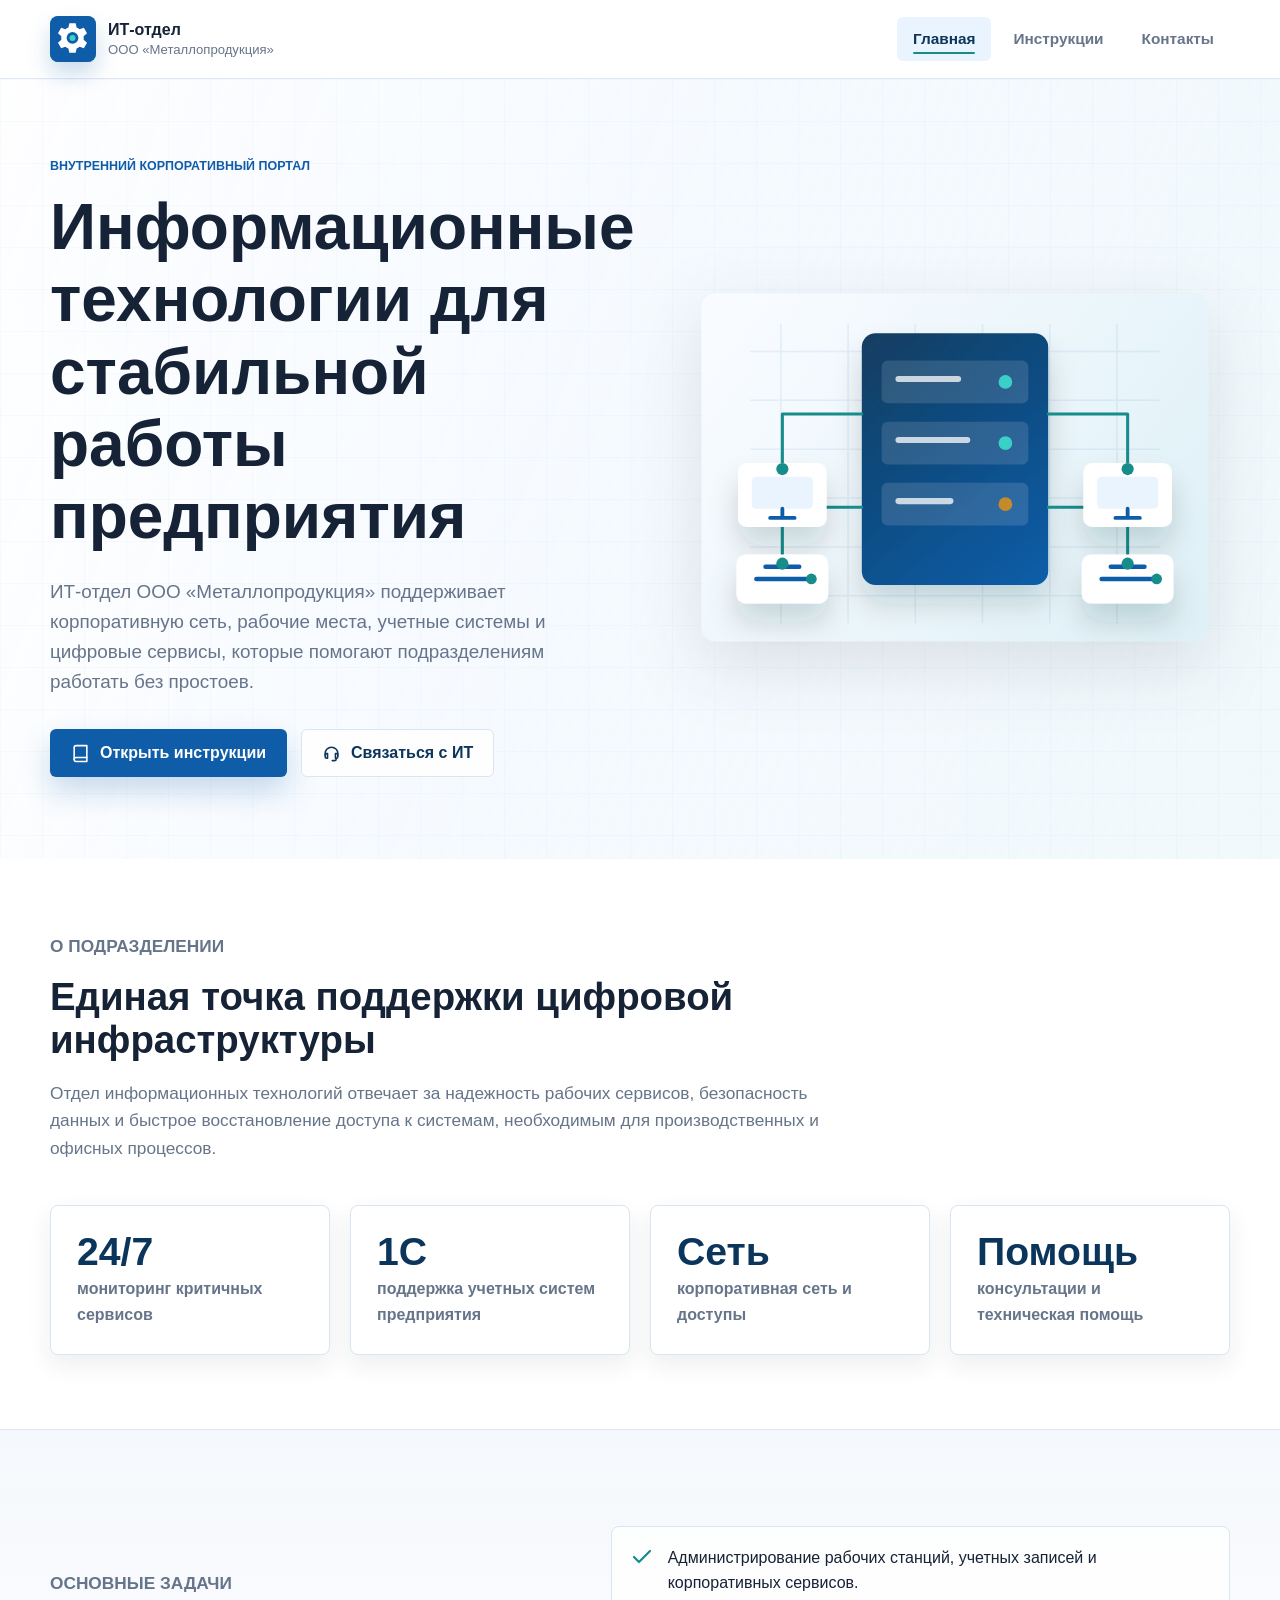
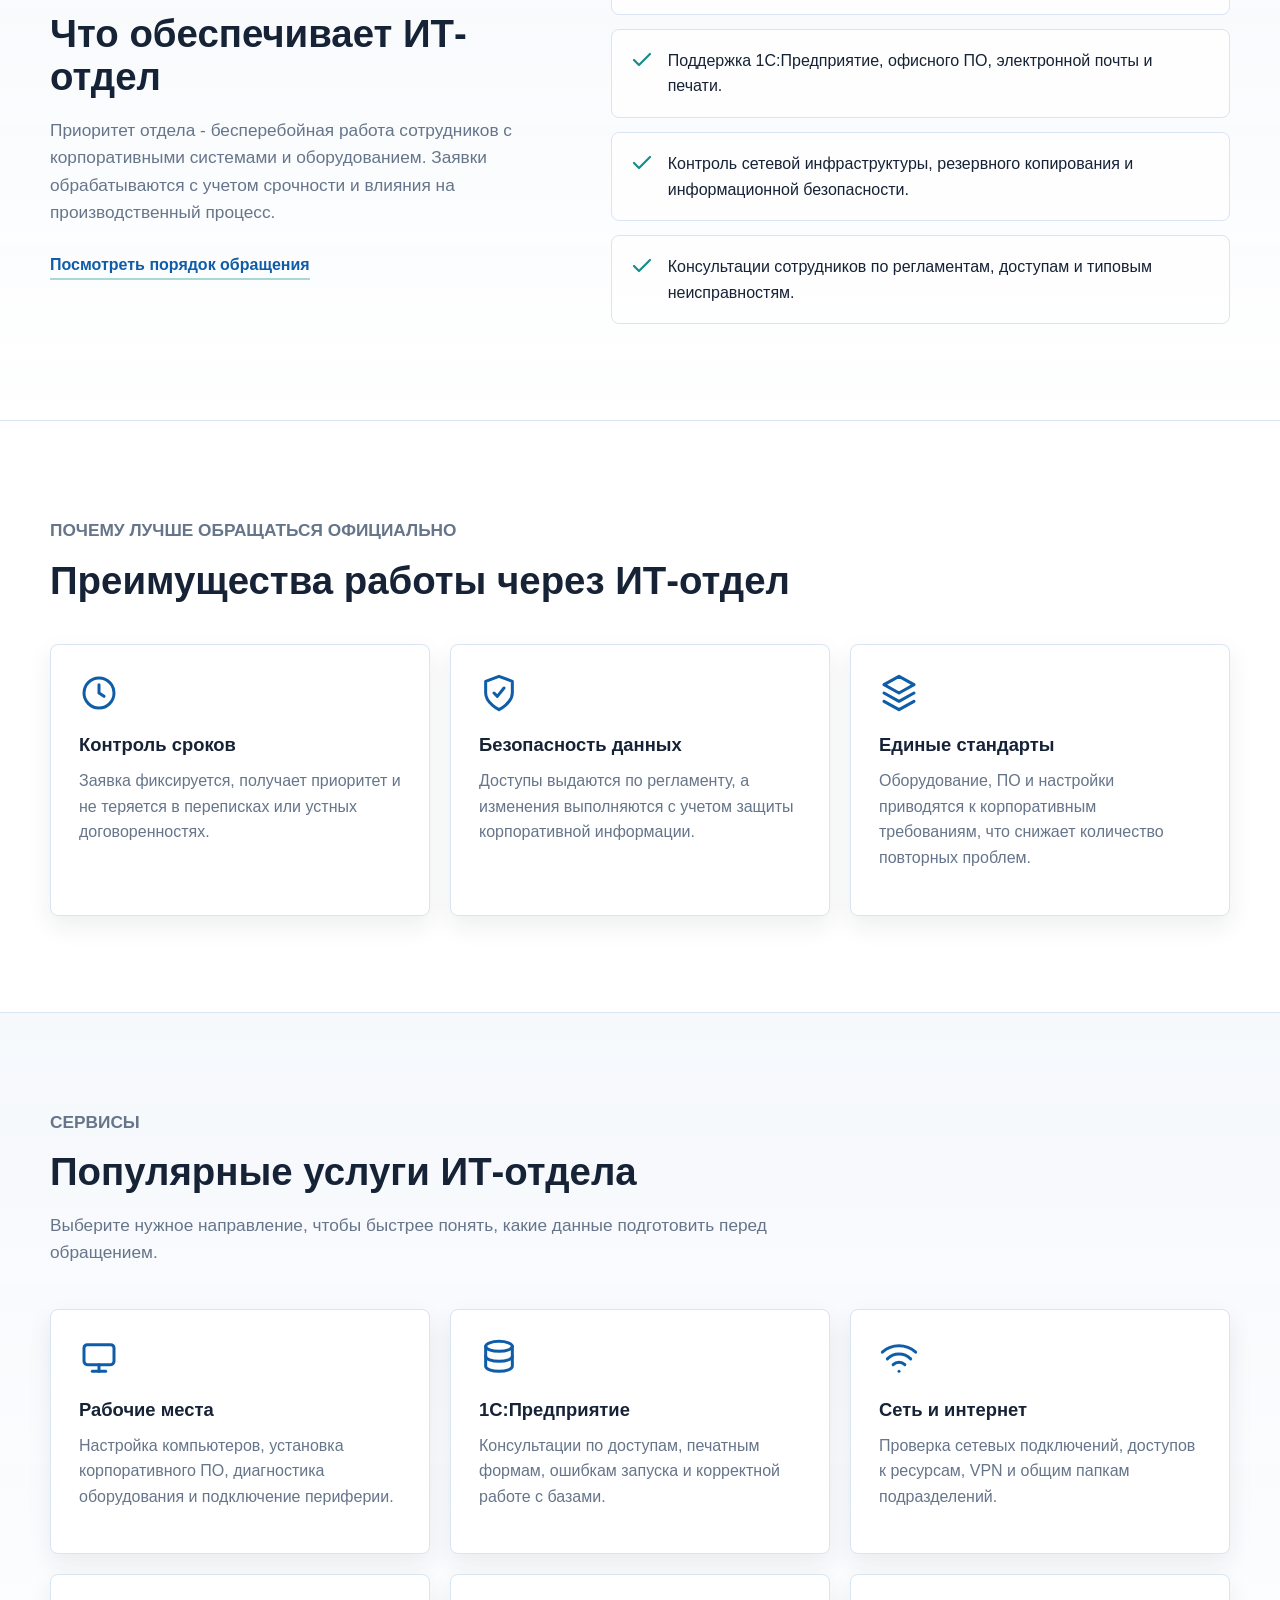
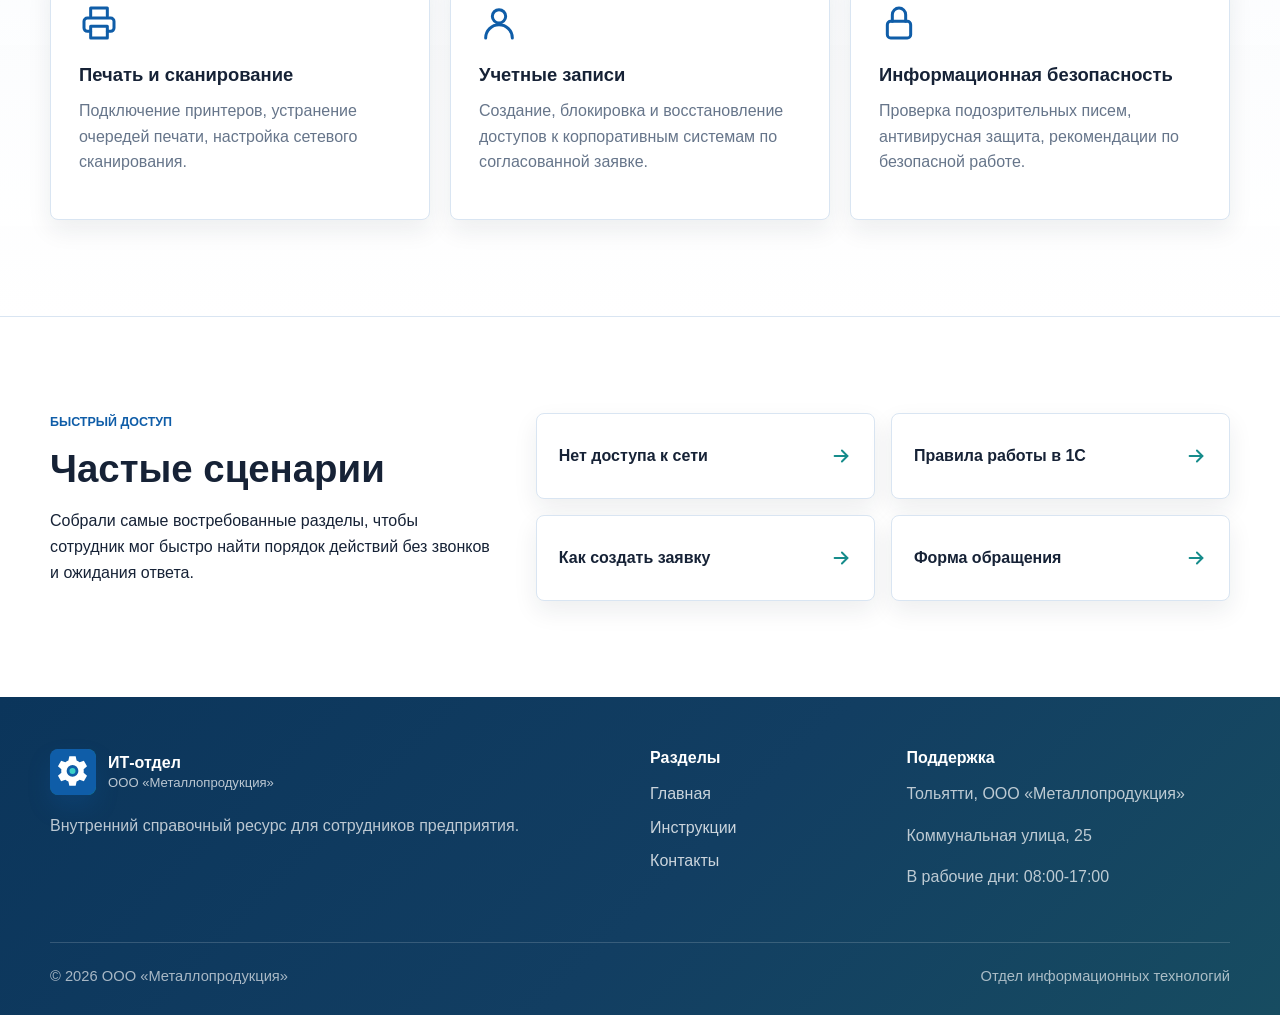
<file: index.html>
<!DOCTYPE html>
<html lang="ru">
<head>
  <meta charset="UTF-8">
  <meta name="viewport" content="width=device-width, initial-scale=1.0">
  <title>ИТ-отдел ООО «Металлопродукция»</title>
  <meta name="description" content="Внутренний информационный портал отдела информационных технологий ООО «Металлопродукция»: сервисы, инструкции, поддержка и контакты.">
  <meta name="theme-color" content="#0f5da8">
  <meta property="og:title" content="ИТ-отдел ООО «Металлопродукция»">
  <meta property="og:description" content="Справочный ресурс для сотрудников по работе с корпоративными ИТ-сервисами.">
  <meta property="og:type" content="website">
  <meta property="og:locale" content="ru_RU">
  <meta property="og:image" content="assets/images/og-cover.svg">
  <link rel="icon" href="assets/images/favicon.svg" type="image/svg+xml">
  <link rel="stylesheet" href="css/style.css">
</head>
<body>
  <header class="site-header" data-header>
    <div class="container header-inner">
      <a class="brand" href="index.html" aria-label="На главную страницу ИТ-отдела">
        <span class="brand-mark" aria-hidden="true">
          <img src="assets/images/favicon.svg" alt="" width="46" height="46">
        </span>
        <span>
          <span class="brand-title">ИТ-отдел</span>
          <span class="brand-subtitle">ООО «Металлопродукция»</span>
        </span>
      </a>

      <button class="nav-toggle" type="button" aria-label="Открыть меню" aria-expanded="false" data-nav-toggle>
        <span></span>
        <span></span>
        <span></span>
      </button>

      <nav class="main-nav" aria-label="Основная навигация" data-nav>
        <a class="nav-link active" href="index.html" aria-current="page">Главная</a>
        <a class="nav-link" href="instructions.html">Инструкции</a>
        <a class="nav-link" href="contacts.html">Контакты</a>
      </nav>
    </div>
  </header>

  <main>
    <section class="hero hero-home">
      <div class="container hero-grid">
        <div class="hero-content" data-reveal>
          <p class="eyebrow">Внутренний корпоративный портал</p>
          <h1>Информационные технологии для стабильной работы предприятия</h1>
          <p class="hero-text">ИТ-отдел ООО «Металлопродукция» поддерживает корпоративную сеть, рабочие места, учетные системы и цифровые сервисы, которые помогают подразделениям работать без простоев.</p>
          <div class="hero-actions">
            <a class="btn btn-primary" href="instructions.html">
              <svg class="btn-icon" aria-hidden="true"><use href="assets/images/icons.svg#book"></use></svg>
              Открыть инструкции
            </a>
            <a class="btn btn-secondary" href="contacts.html">
              <svg class="btn-icon" aria-hidden="true"><use href="assets/images/icons.svg#headset"></use></svg>
              Связаться с ИТ
            </a>
          </div>
        </div>
        <div class="hero-visual" data-reveal>
          <img src="assets/images/hero-infrastructure.svg" alt="Схема ИТ-инфраструктуры предприятия" width="720" height="520">
        </div>
      </div>
    </section>

    <section class="section section-tight">
      <div class="container">
        <div class="section-heading" data-reveal>
          <p class="eyebrow">О подразделении</p>
          <h2>Единая точка поддержки цифровой инфраструктуры</h2>
          <p>Отдел информационных технологий отвечает за надежность рабочих сервисов, безопасность данных и быстрое восстановление доступа к системам, необходимым для производственных и офисных процессов.</p>
        </div>

        <div class="stats-grid" aria-label="Ключевые направления работы ИТ-отдела">
          <article class="stat-card" data-reveal>
            <span class="stat-value">24/7</span>
            <span class="stat-label">мониторинг критичных сервисов</span>
          </article>
          <article class="stat-card" data-reveal>
            <span class="stat-value">1С</span>
            <span class="stat-label">поддержка учетных систем предприятия</span>
          </article>
          <article class="stat-card" data-reveal>
            <span class="stat-value">Сеть</span>
            <span class="stat-label">корпоративная сеть и доступы</span>
          </article>
          <article class="stat-card" data-reveal>
            <span class="stat-value">Помощь</span>
            <span class="stat-label">консультации и техническая помощь</span>
          </article>
        </div>
      </div>
    </section>

    <section class="section surface-band">
      <div class="container two-column">
        <div class="content-panel" data-reveal>
          <p class="eyebrow">Основные задачи</p>
          <h2>Что обеспечивает ИТ-отдел</h2>
          <p>Приоритет отдела - бесперебойная работа сотрудников с корпоративными системами и оборудованием. Заявки обрабатываются с учетом срочности и влияния на производственный процесс.</p>
          <a class="text-link" href="instructions.html#support-order">Посмотреть порядок обращения</a>
        </div>

        <div class="check-list" data-reveal>
          <div class="check-item">
            <svg class="check-icon" aria-hidden="true"><use href="assets/images/icons.svg#check"></use></svg>
            <span>Администрирование рабочих станций, учетных записей и корпоративных сервисов.</span>
          </div>
          <div class="check-item">
            <svg class="check-icon" aria-hidden="true"><use href="assets/images/icons.svg#check"></use></svg>
            <span>Поддержка 1С:Предприятие, офисного ПО, электронной почты и печати.</span>
          </div>
          <div class="check-item">
            <svg class="check-icon" aria-hidden="true"><use href="assets/images/icons.svg#check"></use></svg>
            <span>Контроль сетевой инфраструктуры, резервного копирования и информационной безопасности.</span>
          </div>
          <div class="check-item">
            <svg class="check-icon" aria-hidden="true"><use href="assets/images/icons.svg#check"></use></svg>
            <span>Консультации сотрудников по регламентам, доступам и типовым неисправностям.</span>
          </div>
        </div>
      </div>
    </section>

    <section class="section">
      <div class="container">
        <div class="section-heading" data-reveal>
          <p class="eyebrow">Почему лучше обращаться официально</p>
          <h2>Преимущества работы через ИТ-отдел</h2>
        </div>

        <div class="benefit-grid">
          <article class="benefit-card" data-reveal>
            <svg class="card-icon" aria-hidden="true"><use href="assets/images/icons.svg#clock"></use></svg>
            <h3>Контроль сроков</h3>
            <p>Заявка фиксируется, получает приоритет и не теряется в переписках или устных договоренностях.</p>
          </article>
          <article class="benefit-card" data-reveal>
            <svg class="card-icon" aria-hidden="true"><use href="assets/images/icons.svg#shield"></use></svg>
            <h3>Безопасность данных</h3>
            <p>Доступы выдаются по регламенту, а изменения выполняются с учетом защиты корпоративной информации.</p>
          </article>
          <article class="benefit-card" data-reveal>
            <svg class="card-icon" aria-hidden="true"><use href="assets/images/icons.svg#layers"></use></svg>
            <h3>Единые стандарты</h3>
            <p>Оборудование, ПО и настройки приводятся к корпоративным требованиям, что снижает количество повторных проблем.</p>
          </article>
        </div>
      </div>
    </section>

    <section class="section surface-band">
      <div class="container">
        <div class="section-heading" data-reveal>
          <p class="eyebrow">Сервисы</p>
          <h2>Популярные услуги ИТ-отдела</h2>
          <p>Выберите нужное направление, чтобы быстрее понять, какие данные подготовить перед обращением.</p>
        </div>

        <div class="service-grid">
          <article class="service-card" data-reveal>
            <svg class="card-icon" aria-hidden="true"><use href="assets/images/icons.svg#monitor"></use></svg>
            <h3>Рабочие места</h3>
            <p>Настройка компьютеров, установка корпоративного ПО, диагностика оборудования и подключение периферии.</p>
          </article>
          <article class="service-card" data-reveal>
            <svg class="card-icon" aria-hidden="true"><use href="assets/images/icons.svg#database"></use></svg>
            <h3>1С:Предприятие</h3>
            <p>Консультации по доступам, печатным формам, ошибкам запуска и корректной работе с базами.</p>
          </article>
          <article class="service-card" data-reveal>
            <svg class="card-icon" aria-hidden="true"><use href="assets/images/icons.svg#wifi"></use></svg>
            <h3>Сеть и интернет</h3>
            <p>Проверка сетевых подключений, доступов к ресурсам, VPN и общим папкам подразделений.</p>
          </article>
          <article class="service-card" data-reveal>
            <svg class="card-icon" aria-hidden="true"><use href="assets/images/icons.svg#print"></use></svg>
            <h3>Печать и сканирование</h3>
            <p>Подключение принтеров, устранение очередей печати, настройка сетевого сканирования.</p>
          </article>
          <article class="service-card" data-reveal>
            <svg class="card-icon" aria-hidden="true"><use href="assets/images/icons.svg#user"></use></svg>
            <h3>Учетные записи</h3>
            <p>Создание, блокировка и восстановление доступов к корпоративным системам по согласованной заявке.</p>
          </article>
          <article class="service-card" data-reveal>
            <svg class="card-icon" aria-hidden="true"><use href="assets/images/icons.svg#lock"></use></svg>
            <h3>Информационная безопасность</h3>
            <p>Проверка подозрительных писем, антивирусная защита, рекомендации по безопасной работе.</p>
          </article>
        </div>
      </div>
    </section>

    <section class="section">
      <div class="container quick-links">
        <div class="quick-links-copy" data-reveal>
          <p class="eyebrow">Быстрый доступ</p>
          <h2>Частые сценарии</h2>
          <p>Собрали самые востребованные разделы, чтобы сотрудник мог быстро найти порядок действий без звонков и ожидания ответа.</p>
        </div>
        <div class="quick-link-grid" data-reveal>
          <a class="quick-link" href="instructions.html#network">
            <span>Нет доступа к сети</span>
            <svg aria-hidden="true"><use href="assets/images/icons.svg#arrow"></use></svg>
          </a>
          <a class="quick-link" href="instructions.html#onec">
            <span>Правила работы в 1С</span>
            <svg aria-hidden="true"><use href="assets/images/icons.svg#arrow"></use></svg>
          </a>
          <a class="quick-link" href="instructions.html#support-order">
            <span>Как создать заявку</span>
            <svg aria-hidden="true"><use href="assets/images/icons.svg#arrow"></use></svg>
          </a>
          <a class="quick-link" href="contacts.html#feedback">
            <span>Форма обращения</span>
            <svg aria-hidden="true"><use href="assets/images/icons.svg#arrow"></use></svg>
          </a>
        </div>
      </div>
    </section>
  </main>

  <footer class="site-footer">
    <div class="container footer-grid">
      <div>
        <a class="brand footer-brand" href="index.html">
          <span class="brand-mark" aria-hidden="true">
            <img src="assets/images/favicon.svg" alt="" width="46" height="46">
          </span>
          <span>
            <span class="brand-title">ИТ-отдел</span>
            <span class="brand-subtitle">ООО «Металлопродукция»</span>
          </span>
        </a>
        <p>Внутренний справочный ресурс для сотрудников предприятия.</p>
      </div>
      <div>
        <h2>Разделы</h2>
        <a href="index.html">Главная</a>
        <a href="instructions.html">Инструкции</a>
        <a href="contacts.html">Контакты</a>
      </div>
      <div>
        <h2>Поддержка</h2>
        <p>Тольятти, ООО «Металлопродукция»</p>
        <p>Коммунальная улица, 25</p>
        <p>В рабочие дни: 08:00-17:00</p>
      </div>
    </div>
    <div class="container footer-bottom">
      <span>© <span data-year></span> ООО «Металлопродукция»</span>
      <span>Отдел информационных технологий</span>
    </div>
  </footer>

  <button class="back-to-top" type="button" aria-label="Наверх" data-back-to-top>
    <svg aria-hidden="true"><use href="assets/images/icons.svg#up"></use></svg>
  </button>

  <script src="js/script.js"></script>
</body>
</html>
</file>
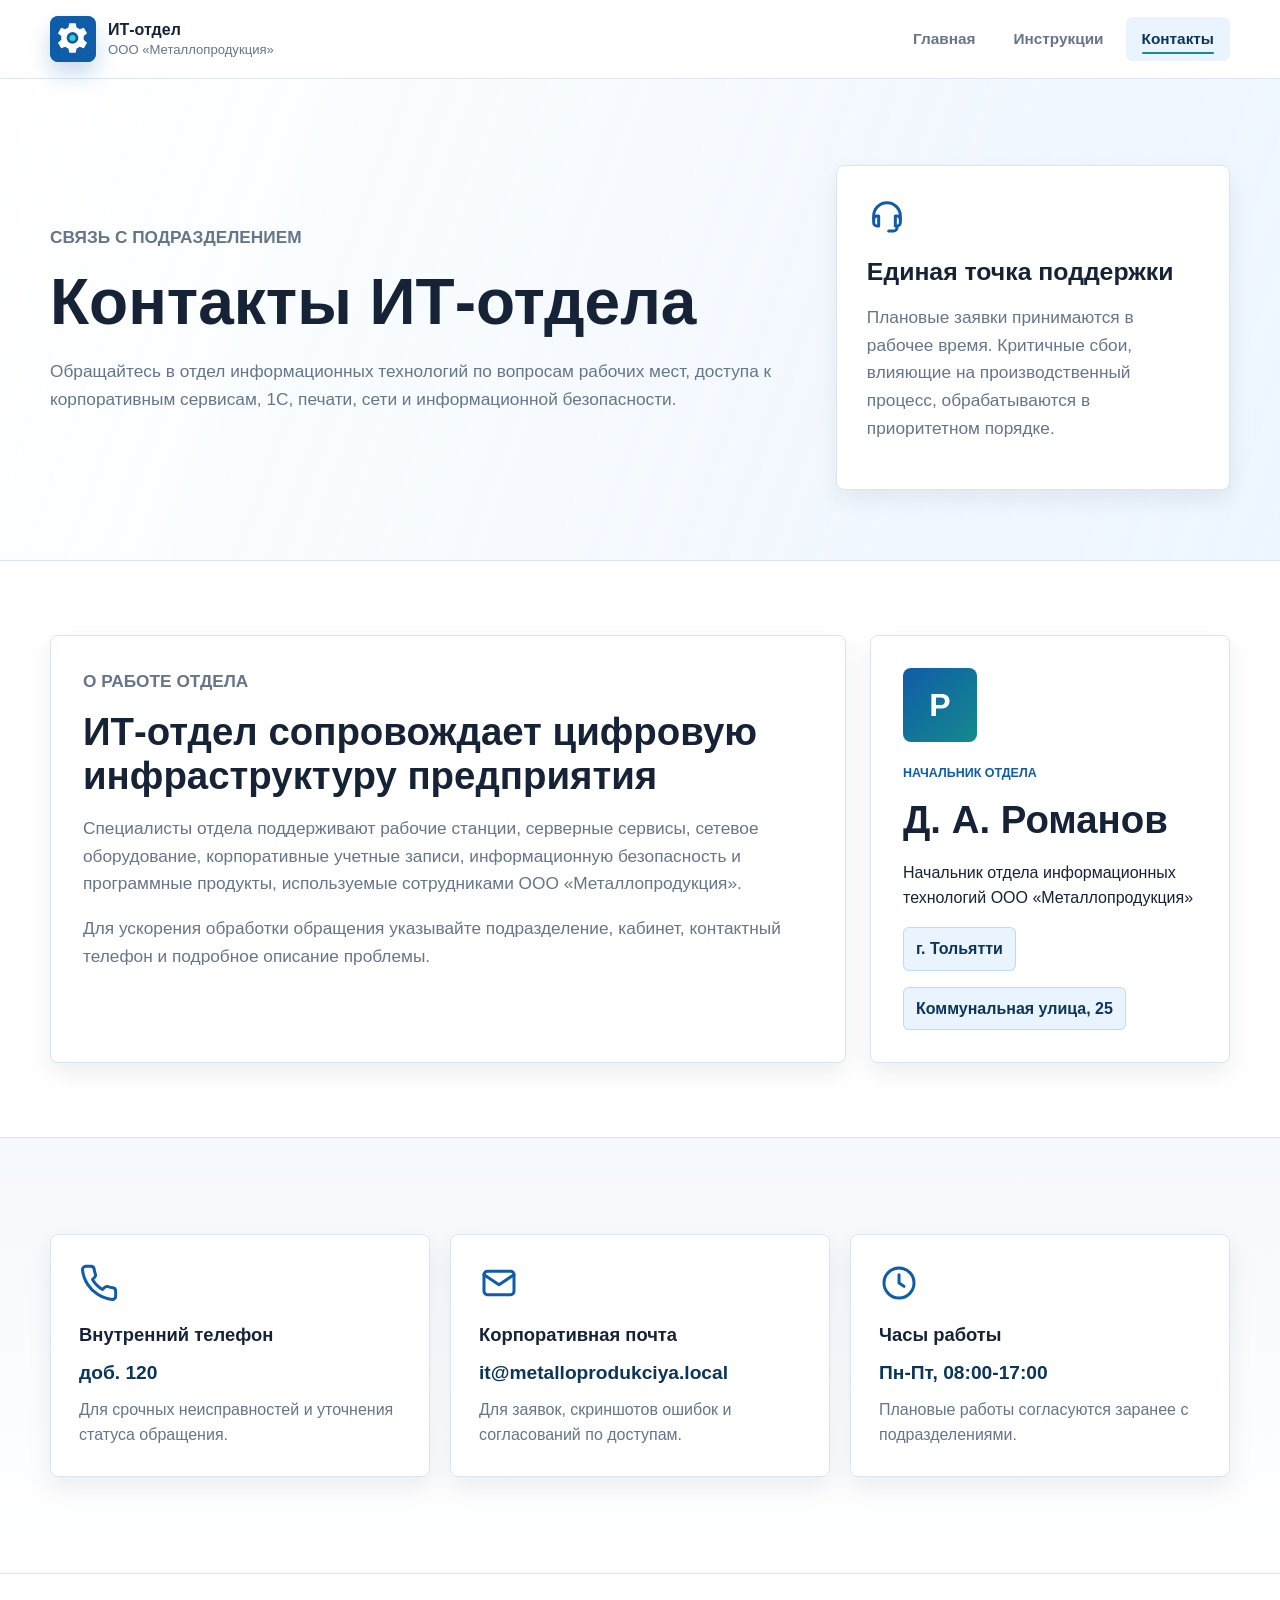
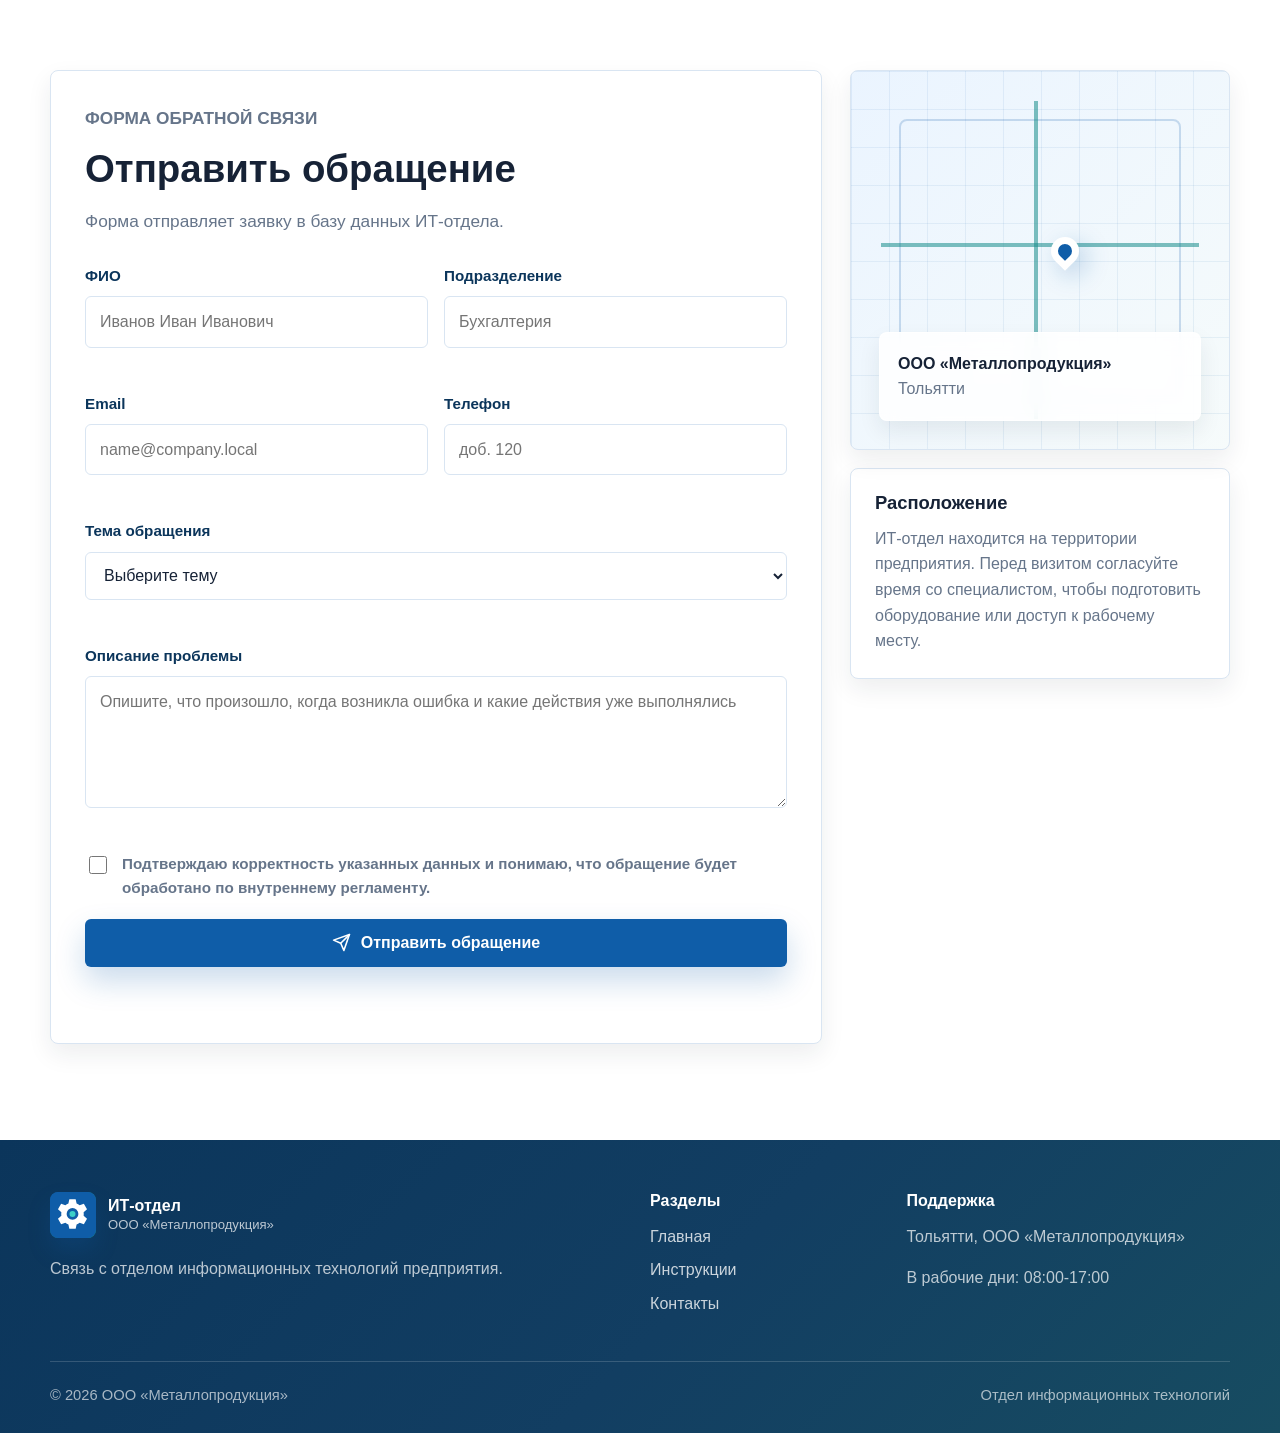
<file: contacts.html>
<!DOCTYPE html>
<html lang="ru">
<head>
  <meta charset="UTF-8">
  <meta name="viewport" content="width=device-width, initial-scale=1.0">
  <title>Контакты | ИТ-отдел ООО «Металлопродукция»</title>
  <meta name="description" content="Контакты отдела информационных технологий ООО «Металлопродукция»: часы работы, начальник отдела, форма обратной связи и расположение.">
  <meta name="theme-color" content="#0f5da8">
  <meta property="og:title" content="Контакты ИТ-отдела">
  <meta property="og:description" content="Как связаться с отделом информационных технологий ООО «Металлопродукция».">
  <meta property="og:type" content="website">
  <meta property="og:locale" content="ru_RU">
  <meta property="og:image" content="assets/images/og-cover.svg">
  <link rel="icon" href="assets/images/favicon.svg" type="image/svg+xml">
  <link rel="stylesheet" href="css/style.css">
</head>
<body>
  <header class="site-header" data-header>
    <div class="container header-inner">
      <a class="brand" href="index.html" aria-label="На главную страницу ИТ-отдела">
        <span class="brand-mark" aria-hidden="true">
          <img src="assets/images/favicon.svg" alt="" width="46" height="46">
        </span>
        <span>
          <span class="brand-title">ИТ-отдел</span>
          <span class="brand-subtitle">ООО «Металлопродукция»</span>
        </span>
      </a>

      <button class="nav-toggle" type="button" aria-label="Открыть меню" aria-expanded="false" data-nav-toggle>
        <span></span>
        <span></span>
        <span></span>
      </button>

      <nav class="main-nav" aria-label="Основная навигация" data-nav>
        <a class="nav-link" href="index.html">Главная</a>
        <a class="nav-link" href="instructions.html">Инструкции</a>
        <a class="nav-link active" href="contacts.html" aria-current="page">Контакты</a>
      </nav>
    </div>
  </header>

  <main>
    <section class="page-hero contacts-hero">
      <div class="container page-hero-grid">
        <div data-reveal>
          <p class="eyebrow">Связь с подразделением</p>
          <h1>Контакты ИТ-отдела</h1>
          <p>Обращайтесь в отдел информационных технологий по вопросам рабочих мест, доступа к корпоративным сервисам, 1С, печати, сети и информационной безопасности.</p>
        </div>
        <div class="contact-hero-card" data-reveal>
          <svg class="card-icon" aria-hidden="true"><use href="assets/images/icons.svg#headset"></use></svg>
          <h2>Единая точка поддержки</h2>
          <p>Плановые заявки принимаются в рабочее время. Критичные сбои, влияющие на производственный процесс, обрабатываются в приоритетном порядке.</p>
        </div>
      </div>
    </section>

    <section class="section section-tight">
      <div class="container contact-grid">
        <article class="contact-card large" data-reveal>
          <p class="eyebrow">О работе отдела</p>
          <h2>ИТ-отдел сопровождает цифровую инфраструктуру предприятия</h2>
          <p>Специалисты отдела поддерживают рабочие станции, серверные сервисы, сетевое оборудование, корпоративные учетные записи, информационную безопасность и программные продукты, используемые сотрудниками ООО «Металлопродукция».</p>
          <p>Для ускорения обработки обращения указывайте подразделение, кабинет, контактный телефон и подробное описание проблемы.</p>
        </article>

        <aside class="manager-card" data-reveal>
          <div class="avatar" aria-hidden="true">Р</div>
          <p class="eyebrow">Начальник отдела</p>
          <h2>Д. А. Романов</h2>
          <p>Начальник отдела информационных технологий ООО «Металлопродукция»</p>
          <div>
            <span class="badge">г. Тольятти</span>
            <p></p>
          <span class="badge">Коммунальная улица, 25</span>
          </div>
          
        </aside>
      </div>
    </section>

    <section class="section surface-band">
      <div class="container contact-methods">
        <article class="method-card" data-reveal>
          <svg class="card-icon" aria-hidden="true"><use href="assets/images/icons.svg#phone"></use></svg>
          <h3>Внутренний телефон</h3>
          <p>доб. 120</p>
          <span>Для срочных неисправностей и уточнения статуса обращения.</span>
        </article>
        <article class="method-card" data-reveal>
          <svg class="card-icon" aria-hidden="true"><use href="assets/images/icons.svg#mail"></use></svg>
          <h3>Корпоративная почта</h3>
          <p>it@metalloprodukciya.local</p>
          <span>Для заявок, скриншотов ошибок и согласований по доступам.</span>
        </article>
        <article class="method-card" data-reveal>
          <svg class="card-icon" aria-hidden="true"><use href="assets/images/icons.svg#clock"></use></svg>
          <h3>Часы работы</h3>
          <p>Пн-Пт, 08:00-17:00</p>
          <span>Плановые работы согласуются заранее с подразделениями.</span>
        </article>
      </div>
    </section>

    <section class="section" id="feedback">
      <div class="container form-map-grid">
        <div class="feedback-panel" data-reveal>
          <p class="eyebrow">Форма обратной связи</p>
          <h2>Отправить обращение</h2>
          <p>Форма отправляет заявку в базу данных ИТ-отдела.</p>

          <form class="feedback-form" action="php/submit_request.php" method="post" novalidate data-feedback-form>
            <div class="form-row">
              <label class="form-field">
                <span>ФИО</span>
                <input type="text" name="name" autocomplete="name" data-label="ФИО" required minlength="3" placeholder="Иванов Иван Иванович">
                <small class="field-error"></small>
              </label>
              <label class="form-field">
                <span>Подразделение</span>
                <input type="text" name="department" data-label="Подразделение" required minlength="2" placeholder="Бухгалтерия">
                <small class="field-error"></small>
              </label>
            </div>

            <div class="form-row">
              <label class="form-field">
                <span>Email</span>
                <input type="email" name="email" autocomplete="email" data-label="Email" required placeholder="name@company.local">
                <small class="field-error"></small>
              </label>
              <label class="form-field">
                <span>Телефон</span>
                <input type="tel" name="phone" data-label="Телефон" required placeholder="доб. 120">
                <small class="field-error"></small>
              </label>
            </div>

            <label class="form-field">
              <span>Тема обращения</span>
              <select name="topic" data-label="Тема обращения" required>
                <option value="">Выберите тему</option>
                <option>Рабочий компьютер</option>
                <option>1С:Предприятие</option>
                <option>Сеть и интернет</option>
                <option>Принтер или сканер</option>
                <option>Доступы и учетные записи</option>
                <option>Другое</option>
              </select>
              <small class="field-error"></small>
            </label>

            <label class="form-field">
              <span>Описание проблемы</span>
              <textarea name="message" data-label="Описание проблемы" required minlength="20" placeholder="Опишите, что произошло, когда возникла ошибка и какие действия уже выполнялись"></textarea>
              <small class="field-error"></small>
            </label>

            <label class="checkbox-field">
              <input type="checkbox" name="privacy" data-label="Подтверждение" required>
              <span>Подтверждаю корректность указанных данных и понимаю, что обращение будет обработано по внутреннему регламенту.</span>
            </label>

            <button class="btn btn-primary" type="submit">
              <svg class="btn-icon" aria-hidden="true"><use href="assets/images/icons.svg#send"></use></svg>
              Отправить обращение
            </button>
            <p class="form-message" role="status" aria-live="polite" data-form-message></p>
          </form>
        </div>

        <aside class="map-panel" data-reveal>
          <div class="map-card" aria-label="Декоративная карта расположения ИТ-отдела в Тольятти">
            <span class="map-pin"></span>
            <div class="map-lines"></div>
            <div class="map-label">
              <strong>ООО «Металлопродукция»</strong>
              <span>Тольятти</span>
            </div>
          </div>
          <div class="address-card">
            <h3>Расположение</h3>
            <p>ИТ-отдел находится на территории предприятия. Перед визитом согласуйте время со специалистом, чтобы подготовить оборудование или доступ к рабочему месту.</p>
          </div>
        </aside>
      </div>
    </section>
  </main>

  <footer class="site-footer">
    <div class="container footer-grid">
      <div>
        <a class="brand footer-brand" href="index.html">
          <span class="brand-mark" aria-hidden="true">
            <img src="assets/images/favicon.svg" alt="" width="46" height="46">
          </span>
          <span>
            <span class="brand-title">ИТ-отдел</span>
            <span class="brand-subtitle">ООО «Металлопродукция»</span>
          </span>
        </a>
        <p>Связь с отделом информационных технологий предприятия.</p>
      </div>
      <div>
        <h2>Разделы</h2>
        <a href="index.html">Главная</a>
        <a href="instructions.html">Инструкции</a>
        <a href="contacts.html">Контакты</a>
      </div>
      <div>
        <h2>Поддержка</h2>
        <p>Тольятти, ООО «Металлопродукция»</p>
        <p>В рабочие дни: 08:00-17:00</p>
      </div>
    </div>
    <div class="container footer-bottom">
      <span>© <span data-year></span> ООО «Металлопродукция»</span>
      <span>Отдел информационных технологий</span>
    </div>
  </footer>

  <button class="back-to-top" type="button" aria-label="Наверх" data-back-to-top>
    <svg aria-hidden="true"><use href="assets/images/icons.svg#up"></use></svg>
  </button>

  <script src="js/script.js"></script>
</body>
</html>
</file>
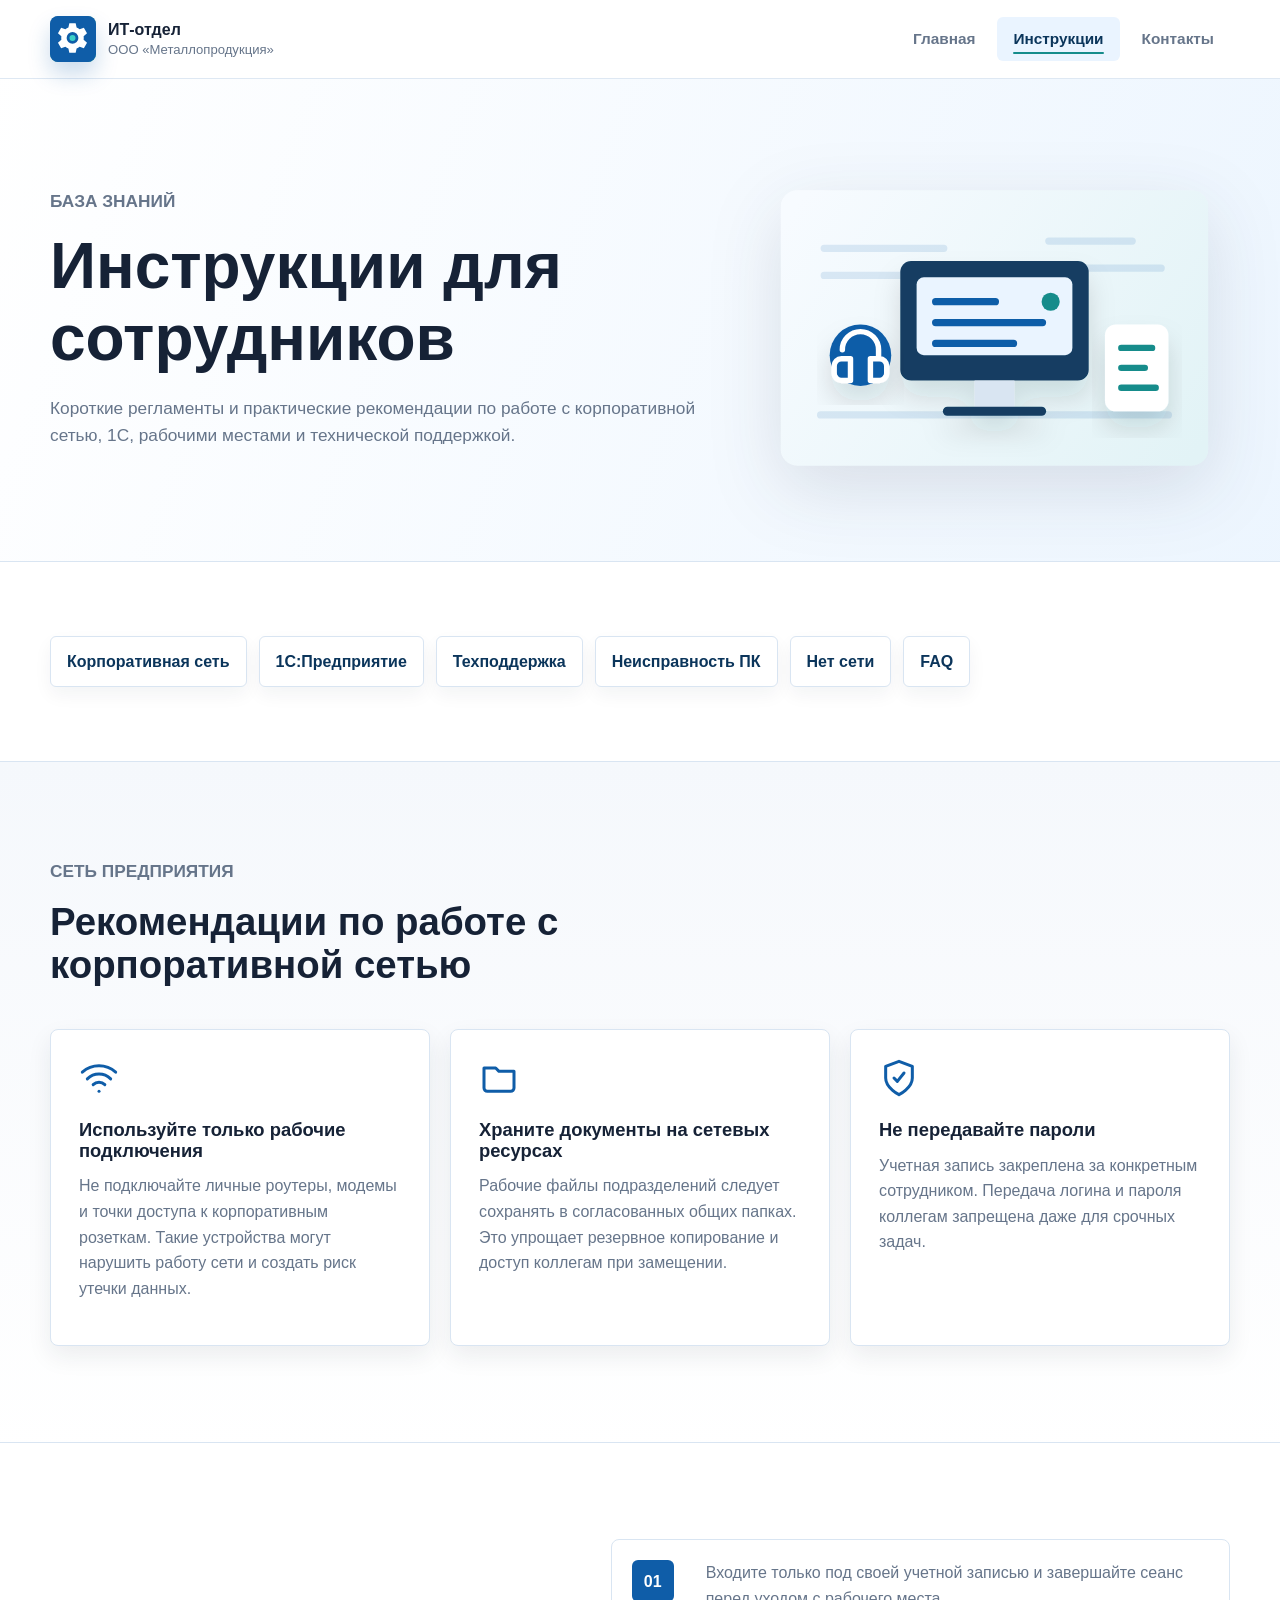
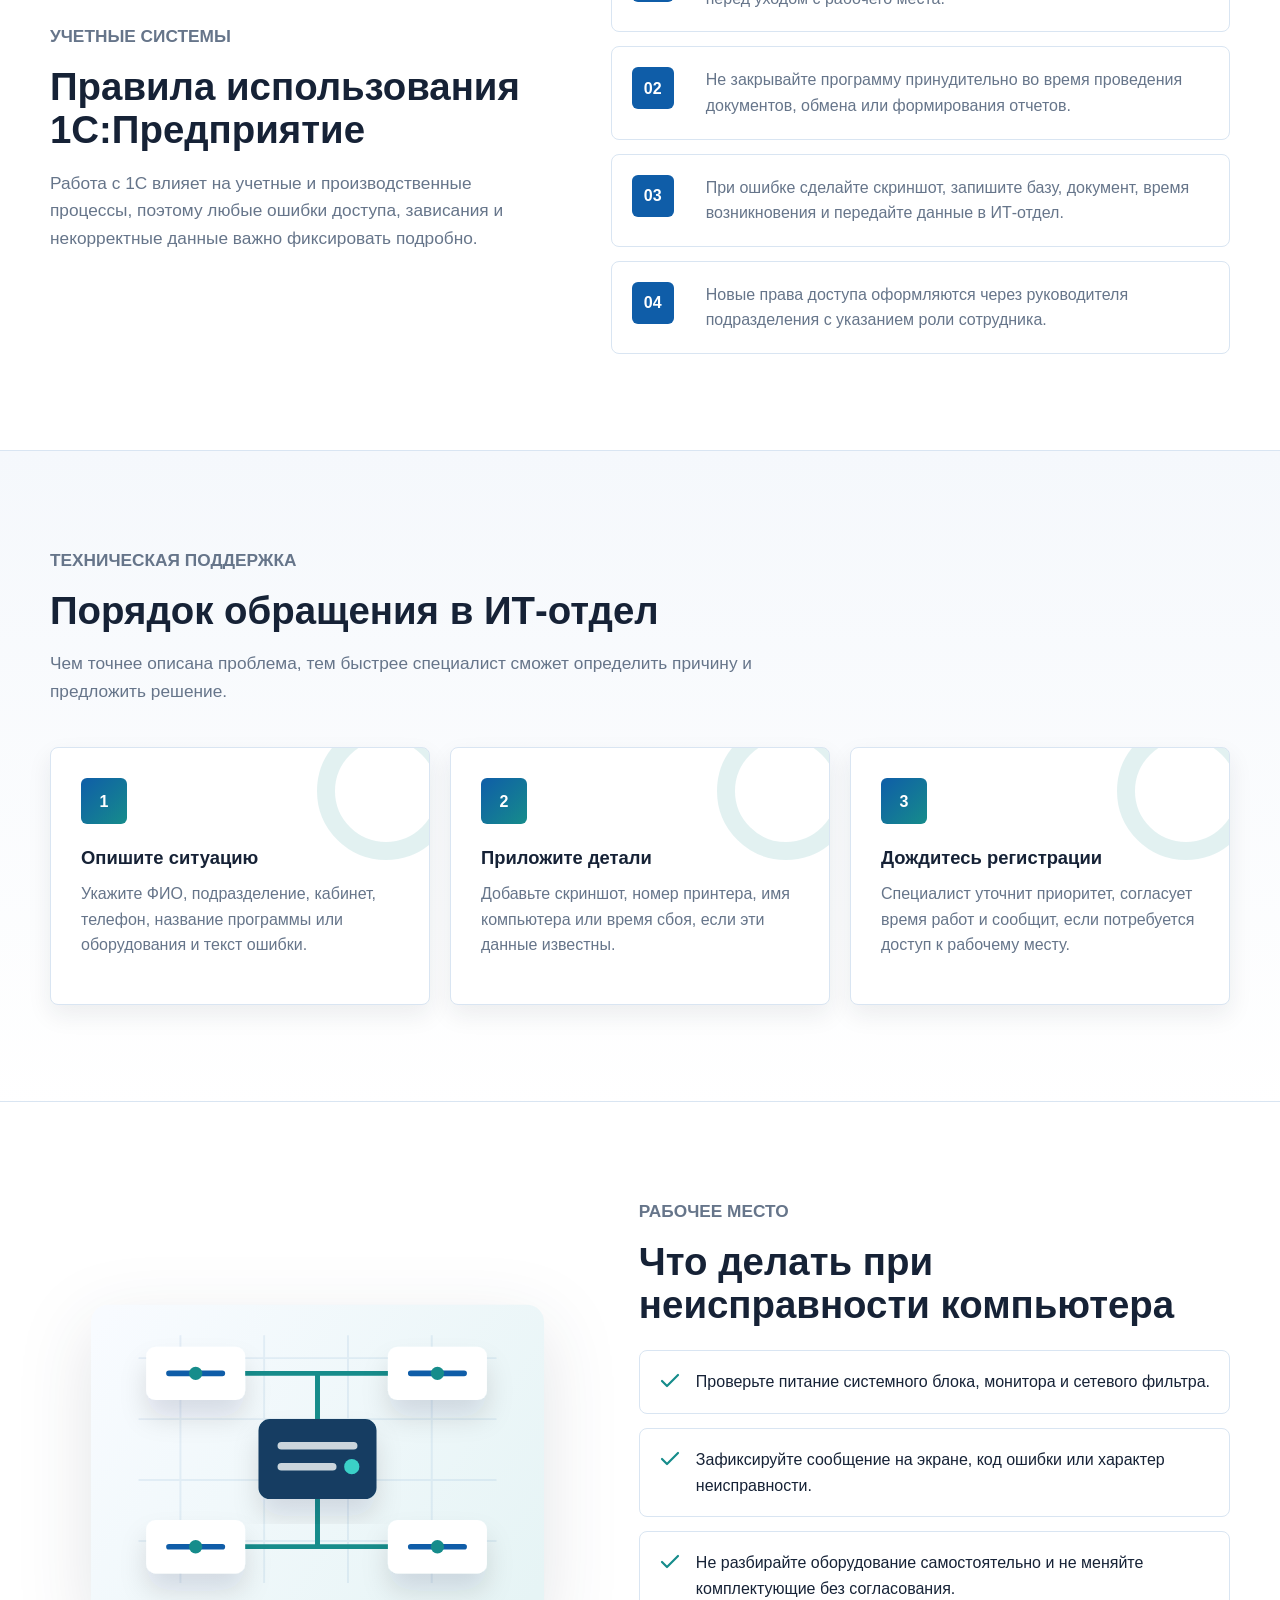
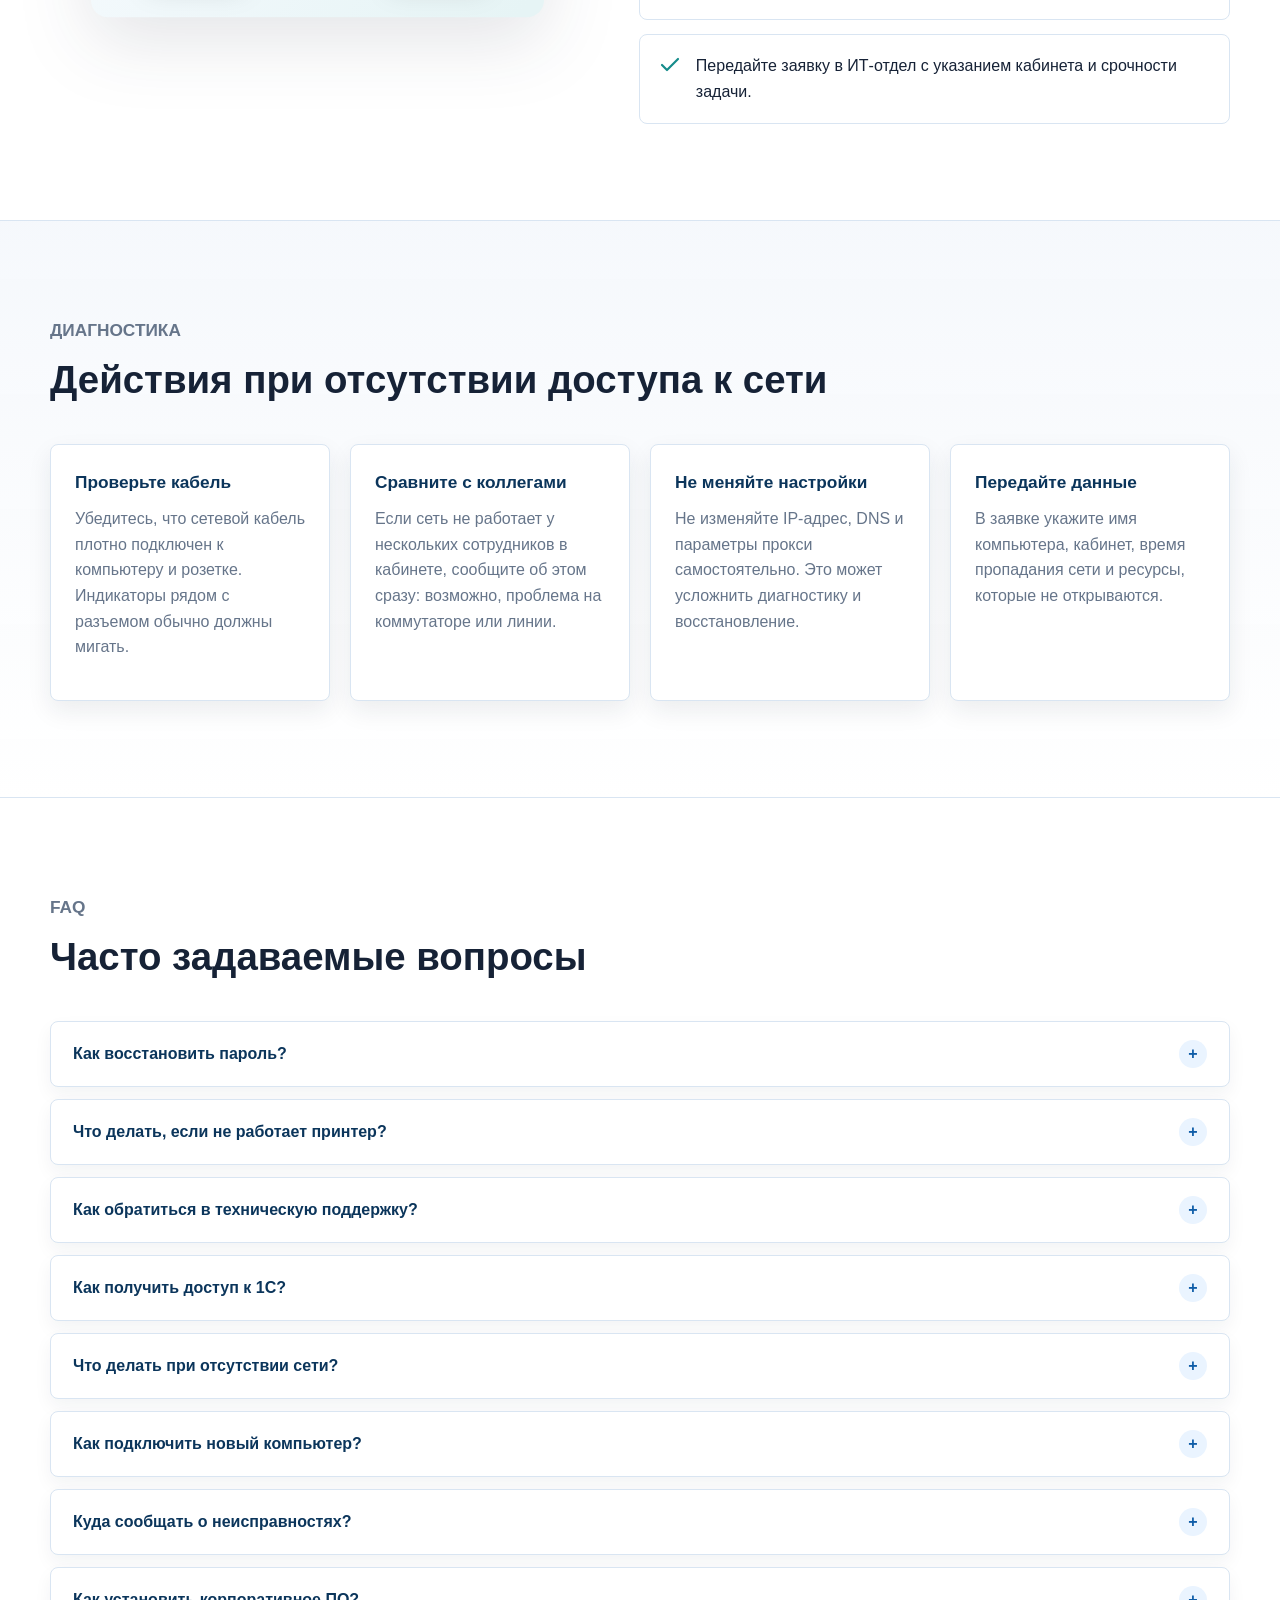
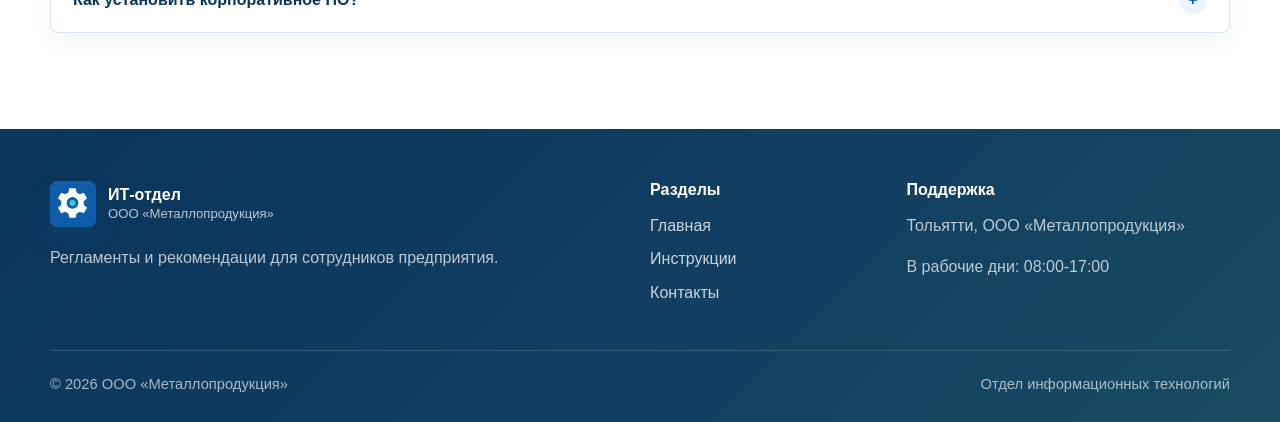
<file: instructions.html>
<!DOCTYPE html>
<html lang="ru">
<head>
  <meta charset="UTF-8">
  <meta name="viewport" content="width=device-width, initial-scale=1.0">
  <title>Инструкции | ИТ-отдел ООО «Металлопродукция»</title>
  <meta name="description" content="Инструкции для сотрудников ООО «Металлопродукция»: сеть, 1С, техническая поддержка, неисправности компьютера и FAQ.">
  <meta name="theme-color" content="#0f5da8">
  <meta property="og:title" content="Инструкции ИТ-отдела">
  <meta property="og:description" content="Регламенты и рекомендации по работе с корпоративными ИТ-сервисами.">
  <meta property="og:type" content="website">
  <meta property="og:locale" content="ru_RU">
  <meta property="og:image" content="assets/images/og-cover.svg">
  <link rel="icon" href="assets/images/favicon.svg" type="image/svg+xml">
  <link rel="stylesheet" href="css/style.css">
</head>
<body>
  <header class="site-header" data-header>
    <div class="container header-inner">
      <a class="brand" href="index.html" aria-label="На главную страницу ИТ-отдела">
        <span class="brand-mark" aria-hidden="true">
          <img src="assets/images/favicon.svg" alt="" width="46" height="46">
        </span>
        <span>
          <span class="brand-title">ИТ-отдел</span>
          <span class="brand-subtitle">ООО «Металлопродукция»</span>
        </span>
      </a>

      <button class="nav-toggle" type="button" aria-label="Открыть меню" aria-expanded="false" data-nav-toggle>
        <span></span>
        <span></span>
        <span></span>
      </button>

      <nav class="main-nav" aria-label="Основная навигация" data-nav>
        <a class="nav-link" href="index.html">Главная</a>
        <a class="nav-link active" href="instructions.html" aria-current="page">Инструкции</a>
        <a class="nav-link" href="contacts.html">Контакты</a>
      </nav>
    </div>
  </header>

  <main>
    <section class="page-hero">
      <div class="container page-hero-grid">
        <div data-reveal>
          <p class="eyebrow">База знаний</p>
          <h1>Инструкции для сотрудников</h1>
          <p>Короткие регламенты и практические рекомендации по работе с корпоративной сетью, 1С, рабочими местами и технической поддержкой.</p>
        </div>
        <img src="assets/images/support-desk.svg" alt="Специалист технической поддержки за рабочим местом" width="520" height="360" data-reveal>
      </div>
    </section>

    <section class="section section-tight">
      <div class="container instruction-nav" data-reveal>
        <a href="#network">Корпоративная сеть</a>
        <a href="#onec">1С:Предприятие</a>
        <a href="#support-order">Техподдержка</a>
        <a href="#computer">Неисправность ПК</a>
        <a href="#no-network">Нет сети</a>
        <a href="#faq">FAQ</a>
      </div>
    </section>

    <section class="section surface-band" id="network">
      <div class="container">
        <div class="section-heading" data-reveal>
          <p class="eyebrow">Сеть предприятия</p>
          <h2>Рекомендации по работе с корпоративной сетью</h2>
        </div>

        <div class="info-grid">
          <article class="info-card" data-reveal>
            <svg class="card-icon" aria-hidden="true"><use href="assets/images/icons.svg#wifi"></use></svg>
            <h3>Используйте только рабочие подключения</h3>
            <p>Не подключайте личные роутеры, модемы и точки доступа к корпоративным розеткам. Такие устройства могут нарушить работу сети и создать риск утечки данных.</p>
          </article>
          <article class="info-card" data-reveal>
            <svg class="card-icon" aria-hidden="true"><use href="assets/images/icons.svg#folder"></use></svg>
            <h3>Храните документы на сетевых ресурсах</h3>
            <p>Рабочие файлы подразделений следует сохранять в согласованных общих папках. Это упрощает резервное копирование и доступ коллегам при замещении.</p>
          </article>
          <article class="info-card" data-reveal>
            <svg class="card-icon" aria-hidden="true"><use href="assets/images/icons.svg#shield"></use></svg>
            <h3>Не передавайте пароли</h3>
            <p>Учетная запись закреплена за конкретным сотрудником. Передача логина и пароля коллегам запрещена даже для срочных задач.</p>
          </article>
        </div>
      </div>
    </section>

    <section class="section" id="onec">
      <div class="container two-column">
        <div class="content-panel" data-reveal>
          <p class="eyebrow">Учетные системы</p>
          <h2>Правила использования 1С:Предприятие</h2>
          <p>Работа с 1С влияет на учетные и производственные процессы, поэтому любые ошибки доступа, зависания и некорректные данные важно фиксировать подробно.</p>
        </div>
        <div class="rule-list" data-reveal>
          <div class="rule-item">
            <span>01</span>
            <p>Входите только под своей учетной записью и завершайте сеанс перед уходом с рабочего места.</p>
          </div>
          <div class="rule-item">
            <span>02</span>
            <p>Не закрывайте программу принудительно во время проведения документов, обмена или формирования отчетов.</p>
          </div>
          <div class="rule-item">
            <span>03</span>
            <p>При ошибке сделайте скриншот, запишите базу, документ, время возникновения и передайте данные в ИТ-отдел.</p>
          </div>
          <div class="rule-item">
            <span>04</span>
            <p>Новые права доступа оформляются через руководителя подразделения с указанием роли сотрудника.</p>
          </div>
        </div>
      </div>
    </section>

    <section class="section surface-band" id="support-order">
      <div class="container">
        <div class="section-heading" data-reveal>
          <p class="eyebrow">Техническая поддержка</p>
          <h2>Порядок обращения в ИТ-отдел</h2>
          <p>Чем точнее описана проблема, тем быстрее специалист сможет определить причину и предложить решение.</p>
        </div>

        <div class="steps">
          <article class="step-card" data-reveal>
            <span class="step-number">1</span>
            <h3>Опишите ситуацию</h3>
            <p>Укажите ФИО, подразделение, кабинет, телефон, название программы или оборудования и текст ошибки.</p>
          </article>
          <article class="step-card" data-reveal>
            <span class="step-number">2</span>
            <h3>Приложите детали</h3>
            <p>Добавьте скриншот, номер принтера, имя компьютера или время сбоя, если эти данные известны.</p>
          </article>
          <article class="step-card" data-reveal>
            <span class="step-number">3</span>
            <h3>Дождитесь регистрации</h3>
            <p>Специалист уточнит приоритет, согласует время работ и сообщит, если потребуется доступ к рабочему месту.</p>
          </article>
        </div>
      </div>
    </section>

    <section class="section" id="computer">
      <div class="container two-column two-column-reverse">
        <div class="illustration-panel" data-reveal>
          <img src="assets/images/network-map.svg" alt="Декоративная схема подключения рабочих мест к серверной инфраструктуре" width="520" height="380">
        </div>
        <div class="content-panel" data-reveal>
          <p class="eyebrow">Рабочее место</p>
          <h2>Что делать при неисправности компьютера</h2>
          <div class="check-list compact">
            <div class="check-item">
              <svg class="check-icon" aria-hidden="true"><use href="assets/images/icons.svg#check"></use></svg>
              <span>Проверьте питание системного блока, монитора и сетевого фильтра.</span>
            </div>
            <div class="check-item">
              <svg class="check-icon" aria-hidden="true"><use href="assets/images/icons.svg#check"></use></svg>
              <span>Зафиксируйте сообщение на экране, код ошибки или характер неисправности.</span>
            </div>
            <div class="check-item">
              <svg class="check-icon" aria-hidden="true"><use href="assets/images/icons.svg#check"></use></svg>
              <span>Не разбирайте оборудование самостоятельно и не меняйте комплектующие без согласования.</span>
            </div>
            <div class="check-item">
              <svg class="check-icon" aria-hidden="true"><use href="assets/images/icons.svg#check"></use></svg>
              <span>Передайте заявку в ИТ-отдел с указанием кабинета и срочности задачи.</span>
            </div>
          </div>
        </div>
      </div>
    </section>

    <section class="section surface-band" id="no-network">
      <div class="container">
        <div class="section-heading" data-reveal>
          <p class="eyebrow">Диагностика</p>
          <h2>Действия при отсутствии доступа к сети</h2>
        </div>
        <div class="diagnostic-grid">
          <article class="diagnostic-card" data-reveal>
            <strong>Проверьте кабель</strong>
            <p>Убедитесь, что сетевой кабель плотно подключен к компьютеру и розетке. Индикаторы рядом с разъемом обычно должны мигать.</p>
          </article>
          <article class="diagnostic-card" data-reveal>
            <strong>Сравните с коллегами</strong>
            <p>Если сеть не работает у нескольких сотрудников в кабинете, сообщите об этом сразу: возможно, проблема на коммутаторе или линии.</p>
          </article>
          <article class="diagnostic-card" data-reveal>
            <strong>Не меняйте настройки</strong>
            <p>Не изменяйте IP-адрес, DNS и параметры прокси самостоятельно. Это может усложнить диагностику и восстановление.</p>
          </article>
          <article class="diagnostic-card" data-reveal>
            <strong>Передайте данные</strong>
            <p>В заявке укажите имя компьютера, кабинет, время пропадания сети и ресурсы, которые не открываются.</p>
          </article>
        </div>
      </div>
    </section>

    <section class="section" id="faq">
      <div class="container">
        <div class="section-heading" data-reveal>
          <p class="eyebrow">FAQ</p>
          <h2>Часто задаваемые вопросы</h2>
        </div>

        <div class="faq-list" data-reveal>
          <details>
            <summary>Как восстановить пароль?</summary>
            <p>Сообщите в ИТ-отдел ФИО, подразделение и систему, к которой утрачен доступ. Для критичных систем может потребоваться подтверждение руководителя.</p>
          </details>
          <details>
            <summary>Что делать, если не работает принтер?</summary>
            <p>Проверьте питание, наличие бумаги и сообщение на дисплее. Укажите в заявке модель или инвентарный номер принтера, кабинет и документ, который не печатается.</p>
          </details>
          <details>
            <summary>Как обратиться в техническую поддержку?</summary>
            <p>Используйте форму на странице контактов, внутренний телефон или корпоративную почту. В обращении кратко опишите проблему и приложите скриншот, если он помогает понять ошибку.</p>
          </details>
          <details>
            <summary>Как получить доступ к 1С?</summary>
            <p>Доступ оформляется через руководителя подразделения. В заявке нужно указать базу 1С, роль сотрудника и перечень операций, которые должны быть доступны.</p>
          </details>
          <details>
            <summary>Что делать при отсутствии сети?</summary>
            <p>Проверьте сетевой кабель и уточните, есть ли такая же проблема у коллег. Не меняйте сетевые настройки самостоятельно и передайте информацию в ИТ-отдел.</p>
          </details>
          <details>
            <summary>Как подключить новый компьютер?</summary>
            <p>Заявка подается заранее. Нужно указать сотрудника, подразделение, рабочее место, требуемые программы, принтеры и сетевые ресурсы.</p>
          </details>
          <details>
            <summary>Куда сообщать о неисправностях?</summary>
            <p>Все неисправности рабочих компьютеров, принтеров, сети, 1С и корпоративных сервисов фиксируются через ИТ-отдел. Срочные сбои лучше продублировать по внутреннему телефону.</p>
          </details>
          <details>
            <summary>Как установить корпоративное ПО?</summary>
            <p>Установка выполняется специалистами ИТ-отдела. Самостоятельная установка программ на рабочий компьютер допускается только после согласования.</p>
          </details>
        </div>
      </div>
    </section>
  </main>

  <footer class="site-footer">
    <div class="container footer-grid">
      <div>
        <a class="brand footer-brand" href="index.html">
          <span class="brand-mark" aria-hidden="true">
            <img src="assets/images/favicon.svg" alt="" width="46" height="46">
          </span>
          <span>
            <span class="brand-title">ИТ-отдел</span>
            <span class="brand-subtitle">ООО «Металлопродукция»</span>
          </span>
        </a>
        <p>Регламенты и рекомендации для сотрудников предприятия.</p>
      </div>
      <div>
        <h2>Разделы</h2>
        <a href="index.html">Главная</a>
        <a href="instructions.html">Инструкции</a>
        <a href="contacts.html">Контакты</a>
      </div>
      <div>
        <h2>Поддержка</h2>
        <p>Тольятти, ООО «Металлопродукция»</p>
        <p>В рабочие дни: 08:00-17:00</p>
      </div>
    </div>
    <div class="container footer-bottom">
      <span>© <span data-year></span> ООО «Металлопродукция»</span>
      <span>Отдел информационных технологий</span>
    </div>
  </footer>

  <button class="back-to-top" type="button" aria-label="Наверх" data-back-to-top>
    <svg aria-hidden="true"><use href="assets/images/icons.svg#up"></use></svg>
  </button>

  <script src="js/script.js"></script>
</body>
</html>
</file>
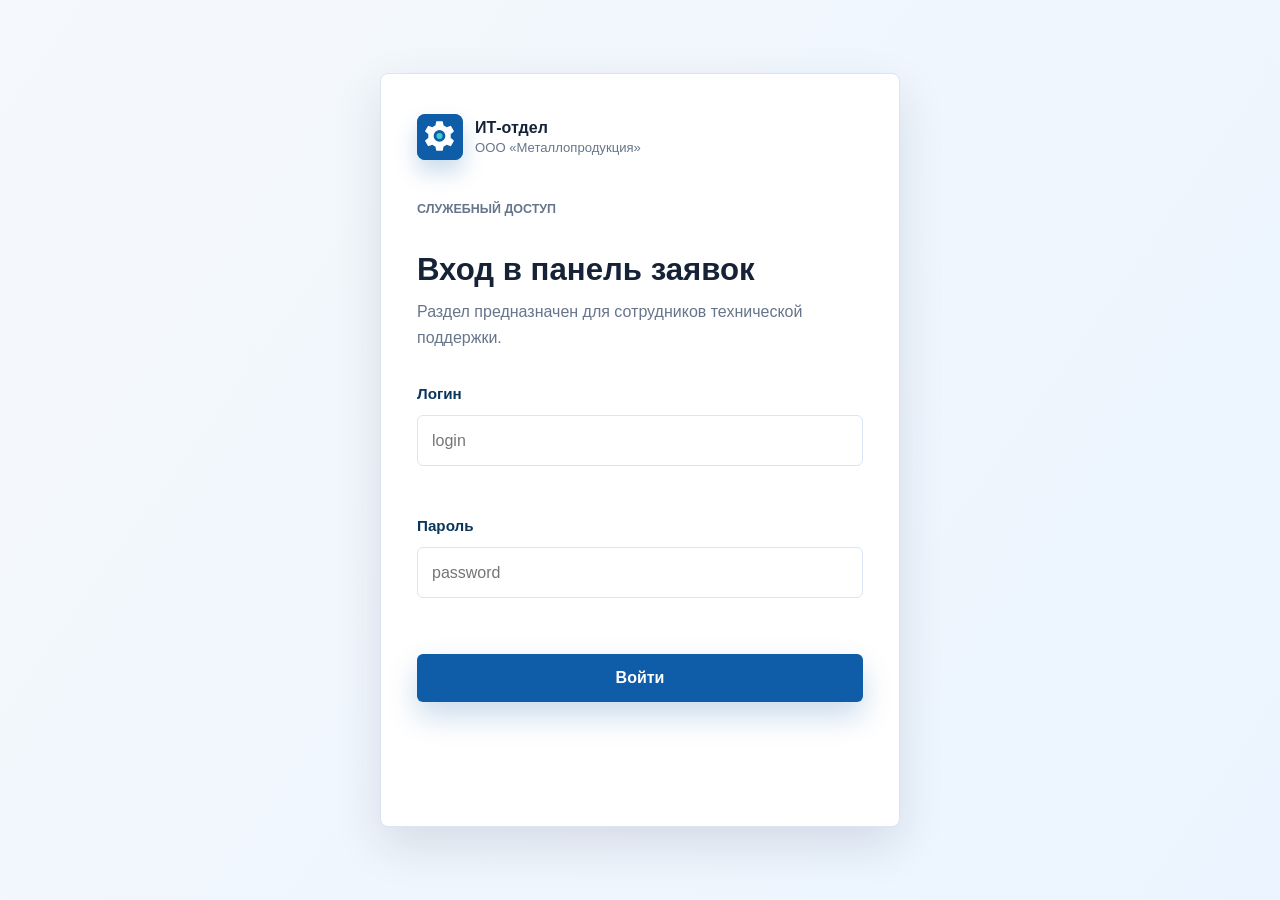
<file: support-login.html>
<!DOCTYPE html>
<html lang="ru">
<head>
  <meta charset="UTF-8">
  <meta name="viewport" content="width=device-width, initial-scale=1.0">
  <title>Авторизация техподдержки | ИТ-отдел</title>
  <meta name="description" content="Авторизация сотрудников технической поддержки ИТ-отдела ООО «Металлопродукция».">
  <meta name="robots" content="noindex, nofollow">
  <meta name="theme-color" content="#0f5da8">
  <link rel="icon" href="assets/images/favicon.svg" type="image/svg+xml">
  <link rel="stylesheet" href="css/style.css">
</head>
<body class="auth-page">
  <main class="auth-main">
    <section class="auth-card" data-reveal>
      <a class="brand auth-brand" href="index.html" aria-label="На главную страницу ИТ-отдела">
        <span class="brand-mark" aria-hidden="true">
          <img src="assets/images/favicon.svg" alt="" width="46" height="46">
        </span>
        <span>
          <span class="brand-title">ИТ-отдел</span>
          <span class="brand-subtitle">ООО «Металлопродукция»</span>
        </span>
      </a>

      <p class="eyebrow">Служебный доступ</p>
      <h1>Вход в панель заявок</h1>
      <p>Раздел предназначен для сотрудников технической поддержки.</p>

      <form class="auth-form" action="#" method="post" novalidate data-auth-form>
        <label class="form-field">
          <span>Логин</span>
          <input type="text" name="login" autocomplete="username" required placeholder="login">
          <small class="field-error"></small>
        </label>

        <label class="form-field">
          <span>Пароль</span>
          <input type="password" name="password" autocomplete="current-password" required placeholder="password">
          <small class="field-error"></small>
        </label>

        <button class="btn btn-primary" type="submit">Войти</button>
        <p class="form-message" role="status" aria-live="polite" data-auth-message></p>
      </form>
    </section>
  </main>

  <script src="js/support-auth.js"></script>
</body>
</html>
</file>
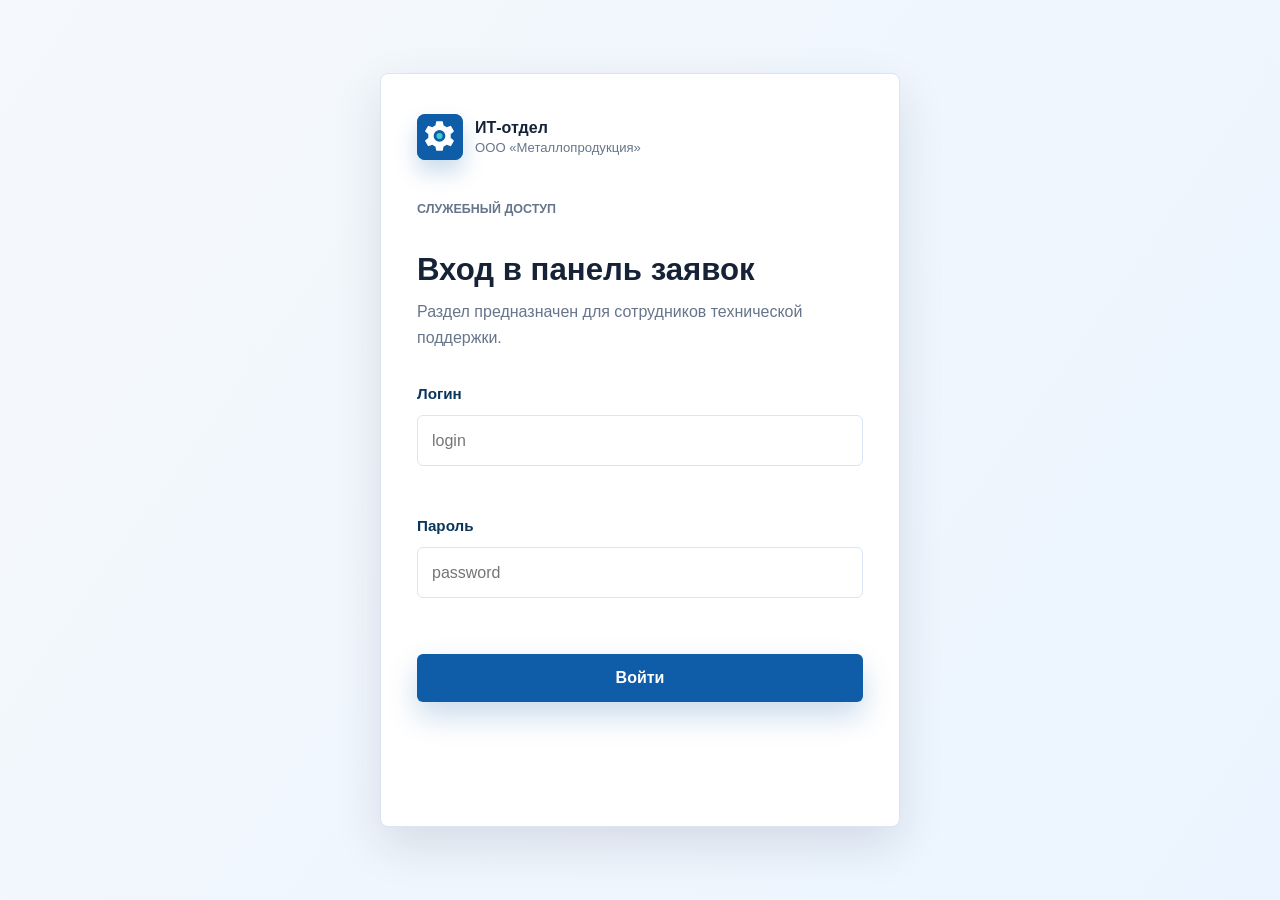
<file: support-panel.html>
<!DOCTYPE html>
<html lang="ru">
<head>
  <meta charset="UTF-8">
  <meta name="viewport" content="width=device-width, initial-scale=1.0">
  <title>Панель заявок | ИТ-отдел</title>
  <meta name="description" content="Служебная панель обработки заявок сотрудников ООО «Металлопродукция».">
  <meta name="robots" content="noindex, nofollow">
  <meta name="theme-color" content="#0f5da8">
  <link rel="icon" href="assets/images/favicon.svg" type="image/svg+xml">
  <link rel="stylesheet" href="css/style.css">
</head>
<body class="support-page">
  <header class="support-header">
    <div class="container support-header-inner">
      <a class="brand" href="index.html" aria-label="На главную страницу ИТ-отдела">
        <span class="brand-mark" aria-hidden="true">
          <img src="assets/images/favicon.svg" alt="" width="46" height="46">
        </span>
        <span>
          <span class="brand-title">Панель заявок</span>
          <span class="brand-subtitle">ООО «Металлопродукция»</span>
        </span>
      </a>
      <button class="btn btn-secondary support-logout" type="button" data-logout>Выйти</button>
    </div>
  </header>

  <main class="support-main">
    <section class="container support-dashboard">
      <div class="support-title">
        <div>
          <p class="eyebrow">Техническая поддержка</p>
          <h1>Заявки сотрудников</h1>
        </div>
      </div>

      <div class="support-stats" data-support-stats>
        <article class="support-stat">
          <span data-stat-total>0</span>
          <p>Всего</p>
        </article>
        <article class="support-stat">
          <span data-stat-new>0</span>
          <p>Новые</p>
        </article>
        <article class="support-stat">
          <span data-stat-progress>0</span>
          <p>В работе</p>
        </article>
        <article class="support-stat">
          <span data-stat-done>0</span>
          <p>Завершены</p>
        </article>
      </div>

      <div class="support-toolbar">
        <label class="support-filter">
          <span>Статус</span>
          <select data-status-filter>
    <option value="all">Все заявки</option>
    <option value="новая">Новые</option>
    <option value="в работе">В работе</option>
    <option value="завершена">Завершены</option>
    <option value="отклонена">Отклонены</option>
</select>
        </label>
        <button class="btn btn-secondary" type="button" data-refresh>Обновить</button>
      </div>

      

      <div class="requests-table-wrap">
        <table class="requests-table">
          <thead>
            <tr>
              <th>№</th>
              <th>Сотрудник</th>
              <th>Контакты</th>
              <th>Тема</th>
              <th>Описание</th>
              <th>Статус</th>
              <th>Дата</th>
              <th>Действия</th>
            </tr>
          </thead>
          <tbody data-requests-body>
            <tr>
              <td colspan="8">Загрузка заявок...</td>
            </tr>
          </tbody>
        </table>
      </div>

      <!-- Блок управления сотрудниками (виден только админу) -->
<div class="staff-panel" data-staff-panel style="display: none;">
  <hr>
  <div class="support-toolbar" style="justify-content: space-between;">
    <h2>Управление сотрудниками поддержки</h2>
    <button class="btn btn-primary" type="button" data-staff-add>+ Добавить сотрудника</button>
  </div>
  <div class="requests-table-wrap">
    <table class="requests-table">
      <thead>
        <tr>
          <th>ID</th>
          <th>Логин</th>
          <th>ФИО</th>
          <th>Роль</th>
          <th>Действия</th>
        </tr>
      </thead>
      <tbody data-staff-body>
        <tr><td colspan="5">Загрузка...</td></tr>
      </tbody>
    </table>
  </div>
</div>

<!-- Модальное окно для добавления/редактирования сотрудника -->
<div class="modal" data-staff-modal style="display: none;">
  <div class="modal-content">
    <span class="modal-close" data-modal-close>&times;</span>
    <h3 data-modal-title>Добавление сотрудника</h3>
    <form id="staff-form">
      <input type="hidden" name="id" value="">
      <label>Логин: <input type="text" name="username" required></label>
      <label>Пароль: <input type="text" name="password" required></label>
      <label>ФИО: <input type="text" name="full_name" required></label>
      <label>Роль:
        <select name="role">
          <option value="operator">Оператор</option>
          <option value="admin">Администратор</option>
        </select>
      </label>
      <button type="submit" class="btn btn-primary">Сохранить</button>
      <p class="form-message" data-staff-form-message></p>
    </form>
  </div>
</div>

    </section>
  </main>

  <script src="js/support-panel.js"></script>
</body>
</html>
</file>
<file: css/style.css>
:root {
  --color-ink: #162236;
  --color-muted: #66758a;
  --color-blue: #0f5da8;
  --color-blue-dark: #0b355b;
  --color-blue-soft: #eaf4ff;
  --color-teal: #168c8b;
  --color-amber: #c58b2b;
  --color-surface: #f5f8fc;
  --color-white: #ffffff;
  --color-line: #d9e5f2;
  --shadow-sm: 0 10px 24px rgba(22, 34, 54, 0.08);
  --shadow-md: 0 18px 48px rgba(22, 34, 54, 0.12);
  --radius: 8px;
  --radius-sm: 6px;
  --container: 1180px;
}

* {
  box-sizing: border-box;
}

html {
  scroll-behavior: smooth;
}

body {
  margin: 0;
  color: var(--color-ink);
  font-family: Inter, "Segoe UI", Roboto, Arial, sans-serif;
  background: var(--color-white);
  line-height: 1.6;
  text-rendering: optimizeLegibility;
}

body.nav-lock {
  overflow: hidden;
}

img,
svg {
  display: block;
}

img {
  max-width: 100%;
  height: auto;
}

a {
  color: inherit;
  text-decoration: none;
}

button,
input,
textarea,
select {
  font: inherit;
}

button {
  cursor: pointer;
}

.container {
  width: min(var(--container), calc(100% - 40px));
  margin: 0 auto;
}

.site-header {
  position: sticky;
  top: 0;
  z-index: 100;
  border-bottom: 1px solid rgba(217, 229, 242, 0.86);
  background: rgba(255, 255, 255, 0.92);
  backdrop-filter: blur(18px);
  transition: box-shadow 180ms ease, border-color 180ms ease;
}

.site-header.is-scrolled {
  border-color: rgba(185, 203, 222, 0.82);
  box-shadow: 0 10px 28px rgba(22, 34, 54, 0.08);
}

.header-inner {
  min-height: 78px;
  display: flex;
  align-items: center;
  justify-content: space-between;
  gap: 28px;
}

.brand {
  display: inline-flex;
  align-items: center;
  gap: 12px;
  min-width: 0;
}

.brand-mark {
  width: 46px;
  height: 46px;
  display: grid;
  place-items: center;
  flex: 0 0 auto;
  color: var(--color-white);
  font-weight: 800;
  letter-spacing: 0;
  border-radius: var(--radius);
  background: linear-gradient(135deg, var(--color-blue), var(--color-teal));
  box-shadow: 0 12px 22px rgba(15, 93, 168, 0.22);
}

.brand-mark img {
  width: 100%;
  height: 100%;
}

.brand-title,
.brand-subtitle {
  display: block;
  line-height: 1.15;
}

.brand-title {
  font-size: 1rem;
  font-weight: 800;
}

.brand-subtitle {
  margin-top: 2px;
  color: var(--color-muted);
  font-size: 0.82rem;
  white-space: nowrap;
}

.main-nav {
  display: flex;
  align-items: center;
  gap: 6px;
}

.nav-link {
  position: relative;
  display: inline-flex;
  align-items: center;
  min-height: 44px;
  padding: 0 16px;
  color: var(--color-muted);
  font-size: 0.96rem;
  font-weight: 700;
  border-radius: var(--radius-sm);
  transition: color 180ms ease, background-color 180ms ease;
}

.nav-link:hover,
.nav-link.active {
  color: var(--color-blue-dark);
  background: var(--color-blue-soft);
}

.nav-link.active::after {
  content: "";
  position: absolute;
  left: 16px;
  right: 16px;
  bottom: 7px;
  height: 2px;
  border-radius: 999px;
  background: var(--color-teal);
}

.nav-toggle {
  width: 44px;
  height: 44px;
  display: none;
  flex-direction: column;
  justify-content: center;
  gap: 5px;
  border: 1px solid var(--color-line);
  border-radius: var(--radius-sm);
  background: var(--color-white);
}

.nav-toggle span {
  width: 19px;
  height: 2px;
  margin: 0 auto;
  border-radius: 999px;
  background: var(--color-blue-dark);
  transition: transform 180ms ease, opacity 180ms ease;
}

.nav-toggle.is-open span:nth-child(1) {
  transform: translateY(7px) rotate(45deg);
}

.nav-toggle.is-open span:nth-child(2) {
  opacity: 0;
}

.nav-toggle.is-open span:nth-child(3) {
  transform: translateY(-7px) rotate(-45deg);
}

.hero {
  position: relative;
  overflow: hidden;
  background:
    linear-gradient(110deg, rgba(255, 255, 255, 0.96) 0%, rgba(244, 249, 255, 0.9) 48%, rgba(234, 246, 249, 0.7) 100%),
    radial-gradient(circle at 8% 12%, rgba(15, 93, 168, 0.1), transparent 32%);
}

.hero::before {
  content: "";
  position: absolute;
  inset: 0;
  pointer-events: none;
  opacity: 0.5;
  background-image:
    linear-gradient(rgba(15, 93, 168, 0.05) 1px, transparent 1px),
    linear-gradient(90deg, rgba(15, 93, 168, 0.05) 1px, transparent 1px);
  background-size: 42px 42px;
}

.hero-grid {
  position: relative;
  min-height: 640px;
  display: grid;
  grid-template-columns: minmax(0, 1.02fr) minmax(340px, 0.98fr);
  align-items: center;
  gap: 58px;
  padding: 78px 0 82px;
}

.hero-content {
  max-width: 670px;
}

.eyebrow {
  margin: 0 0 14px;
  color: var(--color-blue);
  font-size: 0.78rem;
  font-weight: 850;
  letter-spacing: 0;
  text-transform: uppercase;
}

h1,
h2,
h3,
p {
  margin-top: 0;
}

h1,
h2,
h3 {
  line-height: 1.13;
  letter-spacing: 0;
}

h1 {
  margin-bottom: 24px;
  font-size: clamp(2.45rem, 5vw, 5rem);
  max-width: 850px;
}

h2 {
  margin-bottom: 18px;
  font-size: clamp(1.8rem, 3vw, 3rem);
}

h3 {
  margin-bottom: 12px;
  font-size: 1.15rem;
}

.hero-text,
.page-hero p,
.section-heading p,
.content-panel p,
.contact-card p,
.feedback-panel > p {
  color: var(--color-muted);
  font-size: 1.08rem;
}

.hero-text {
  max-width: 620px;
  margin-bottom: 32px;
  font-size: 1.18rem;
}

.hero-actions {
  display: flex;
  flex-wrap: wrap;
  gap: 14px;
}

.btn {
  min-height: 48px;
  display: inline-flex;
  align-items: center;
  justify-content: center;
  gap: 10px;
  padding: 0 20px;
  border: 1px solid transparent;
  border-radius: var(--radius-sm);
  font-weight: 800;
  transition: transform 180ms ease, box-shadow 180ms ease, background-color 180ms ease, border-color 180ms ease;
}

.btn:hover {
  transform: translateY(-2px);
}

.btn-primary {
  color: var(--color-white);
  background: var(--color-blue);
  box-shadow: 0 14px 30px rgba(15, 93, 168, 0.22);
}

.btn-primary:hover {
  background: #0c4f91;
  box-shadow: 0 18px 38px rgba(15, 93, 168, 0.28);
}

.btn-secondary {
  color: var(--color-blue-dark);
  border-color: var(--color-line);
  background: rgba(255, 255, 255, 0.88);
}

.btn-secondary:hover {
  border-color: rgba(15, 93, 168, 0.28);
  background: var(--color-white);
  box-shadow: var(--shadow-sm);
}

.btn-icon {
  width: 19px;
  height: 19px;
  fill: none;
  stroke: currentColor;
  stroke-width: 2;
  stroke-linecap: round;
  stroke-linejoin: round;
}

.hero-visual {
  position: relative;
}

.hero-visual img,
.page-hero img,
.illustration-panel img {
  filter: drop-shadow(0 22px 36px rgba(22, 34, 54, 0.12));
}

.section {
  padding: 96px 0;
}

.section-tight {
  padding: 74px 0;
}

.surface-band {
  border-block: 1px solid var(--color-line);
  background:
    linear-gradient(180deg, rgba(245, 248, 252, 0.96), rgba(255, 255, 255, 0.98)),
    var(--color-surface);
}

.section-heading {
  max-width: 780px;
  margin-bottom: 42px;
}

.section-heading.center {
  margin-inline: auto;
  text-align: center;
}

.stats-grid,
.benefit-grid,
.service-grid,
.info-grid,
.diagnostic-grid,
.contact-methods {
  display: grid;
  gap: 20px;
}

.stats-grid {
  grid-template-columns: repeat(4, 1fr);
}

.stat-card,
.benefit-card,
.service-card,
.info-card,
.step-card,
.diagnostic-card,
.contact-card,
.manager-card,
.method-card,
.feedback-panel,
.address-card,
.contact-hero-card {
  border: 1px solid var(--color-line);
  border-radius: var(--radius);
  background: var(--color-white);
  box-shadow: var(--shadow-sm);
}

.stat-card {
  min-height: 150px;
  padding: 26px;
  display: flex;
  flex-direction: column;
  justify-content: space-between;
  transition: transform 180ms ease, box-shadow 180ms ease;
}

.stat-card:hover,
.benefit-card:hover,
.service-card:hover,
.info-card:hover,
.method-card:hover {
  transform: translateY(-4px);
  box-shadow: var(--shadow-md);
}

.stat-value {
  color: var(--color-blue-dark);
  font-size: 2.45rem;
  font-weight: 850;
  line-height: 1;
}

.stat-label {
  color: var(--color-muted);
  font-weight: 650;
}

.two-column {
  display: grid;
  grid-template-columns: minmax(0, 0.9fr) minmax(320px, 1.1fr);
  align-items: center;
  gap: 54px;
}

.two-column-reverse {
  grid-template-columns: minmax(320px, 0.95fr) minmax(0, 1.05fr);
}

.content-panel {
  max-width: 620px;
}

.text-link {
  display: inline-flex;
  align-items: center;
  margin-top: 8px;
  color: var(--color-blue);
  font-weight: 800;
  border-bottom: 2px solid rgba(22, 140, 139, 0.35);
}

.text-link:hover {
  color: var(--color-teal);
}

.check-list {
  display: grid;
  gap: 14px;
}

.check-list.compact {
  margin-top: 24px;
}

.check-item {
  display: flex;
  gap: 14px;
  align-items: flex-start;
  padding: 18px;
  border: 1px solid var(--color-line);
  border-radius: var(--radius);
  background: rgba(255, 255, 255, 0.82);
}

.check-icon {
  width: 24px;
  height: 24px;
  flex: 0 0 auto;
  color: var(--color-teal);
  fill: none;
  stroke: currentColor;
  stroke-width: 2.2;
  stroke-linecap: round;
  stroke-linejoin: round;
}

.benefit-grid {
  grid-template-columns: repeat(3, 1fr);
}

.service-grid,
.info-grid {
  grid-template-columns: repeat(3, 1fr);
}

.benefit-card,
.service-card,
.info-card,
.method-card {
  padding: 28px;
  transition: transform 180ms ease, box-shadow 180ms ease;
}

.benefit-card p,
.service-card p,
.info-card p,
.method-card span,
.diagnostic-card p,
.step-card p,
.faq-list p {
  color: var(--color-muted);
}

.card-icon {
  width: 40px;
  height: 40px;
  margin-bottom: 22px;
  color: var(--color-blue);
  fill: none;
  stroke: currentColor;
  stroke-width: 1.8;
  stroke-linecap: round;
  stroke-linejoin: round;
}

.quick-links {
  display: grid;
  grid-template-columns: minmax(0, 0.78fr) minmax(360px, 1.22fr);
  gap: 42px;
  align-items: start;
}

.quick-links-copy {
  max-width: 500px;
}

.quick-link-grid {
  display: grid;
  grid-template-columns: repeat(2, 1fr);
  gap: 16px;
}

.quick-link {
  min-height: 86px;
  display: flex;
  align-items: center;
  justify-content: space-between;
  gap: 18px;
  padding: 22px;
  border: 1px solid var(--color-line);
  border-radius: var(--radius);
  background: var(--color-white);
  box-shadow: var(--shadow-sm);
  font-weight: 800;
  transition: transform 180ms ease, box-shadow 180ms ease, border-color 180ms ease;
}

.quick-link:hover {
  transform: translateY(-3px);
  border-color: rgba(15, 93, 168, 0.32);
  box-shadow: var(--shadow-md);
}

.quick-link svg {
  width: 22px;
  height: 22px;
  flex: 0 0 auto;
  color: var(--color-teal);
  fill: none;
  stroke: currentColor;
  stroke-width: 2.1;
  stroke-linecap: round;
  stroke-linejoin: round;
}

.page-hero {
  overflow: hidden;
  padding: 86px 0 70px;
  border-bottom: 1px solid var(--color-line);
  background:
    linear-gradient(110deg, rgba(255, 255, 255, 0.98), rgba(235, 245, 255, 0.85)),
    var(--color-surface);
}

.page-hero-grid {
  display: grid;
  grid-template-columns: minmax(0, 1fr) minmax(260px, 0.72fr);
  align-items: center;
  gap: 56px;
}

.page-hero h1 {
  margin-bottom: 20px;
}

.instruction-nav {
  display: flex;
  flex-wrap: wrap;
  gap: 12px;
}

.instruction-nav a {
  padding: 12px 16px;
  color: var(--color-blue-dark);
  border: 1px solid var(--color-line);
  border-radius: var(--radius-sm);
  background: var(--color-white);
  font-weight: 800;
  box-shadow: 0 8px 18px rgba(22, 34, 54, 0.05);
  transition: background-color 180ms ease, border-color 180ms ease, transform 180ms ease;
}

.instruction-nav a:hover {
  transform: translateY(-2px);
  border-color: rgba(15, 93, 168, 0.35);
  background: var(--color-blue-soft);
}

.rule-list {
  display: grid;
  gap: 14px;
}

.rule-item {
  display: grid;
  grid-template-columns: 56px 1fr;
  gap: 18px;
  align-items: start;
  padding: 20px;
  border: 1px solid var(--color-line);
  border-radius: var(--radius);
  background: var(--color-white);
}

.rule-item span {
  width: 42px;
  height: 42px;
  display: grid;
  place-items: center;
  color: var(--color-white);
  border-radius: var(--radius-sm);
  background: var(--color-blue);
  font-weight: 850;
}

.rule-item p {
  margin: 0;
  color: var(--color-muted);
}

.steps {
  display: grid;
  grid-template-columns: repeat(3, 1fr);
  gap: 20px;
  counter-reset: step;
}

.step-card {
  position: relative;
  overflow: hidden;
  min-height: 230px;
  padding: 30px;
}

.step-card::after {
  content: "";
  position: absolute;
  right: -26px;
  top: -26px;
  width: 102px;
  height: 102px;
  border: 18px solid rgba(22, 140, 139, 0.12);
  border-radius: 50%;
}

.step-number {
  width: 46px;
  height: 46px;
  display: grid;
  place-items: center;
  margin-bottom: 24px;
  color: var(--color-white);
  border-radius: var(--radius-sm);
  background: linear-gradient(135deg, var(--color-blue), var(--color-teal));
  font-weight: 850;
}

.illustration-panel {
  padding: 20px;
}

.diagnostic-grid {
  grid-template-columns: repeat(4, 1fr);
}

.diagnostic-card {
  padding: 24px;
}

.diagnostic-card strong {
  display: block;
  margin-bottom: 10px;
  color: var(--color-blue-dark);
  font-size: 1.08rem;
}

.faq-list {
  display: grid;
  gap: 12px;
}

.faq-list details {
  border: 1px solid var(--color-line);
  border-radius: var(--radius);
  background: var(--color-white);
  box-shadow: 0 8px 18px rgba(22, 34, 54, 0.05);
  overflow: hidden;
}

.faq-list summary {
  position: relative;
  display: flex;
  align-items: center;
  min-height: 64px;
  padding: 18px 58px 18px 22px;
  color: var(--color-blue-dark);
  font-weight: 850;
  cursor: pointer;
  list-style: none;
}

.faq-list summary::-webkit-details-marker {
  display: none;
}

.faq-list summary::after {
  content: "+";
  position: absolute;
  right: 22px;
  top: 50%;
  width: 28px;
  height: 28px;
  display: grid;
  place-items: center;
  border-radius: 50%;
  color: var(--color-blue);
  background: var(--color-blue-soft);
  transform: translateY(-50%);
  transition: transform 180ms ease;
}

.faq-list details[open] summary::after {
  transform: translateY(-50%) rotate(45deg);
}

.faq-list p {
  margin: 0;
  padding: 0 22px 22px;
}

.contacts-hero .page-hero-grid {
  grid-template-columns: minmax(0, 1fr) minmax(300px, 0.54fr);
}

.contact-hero-card {
  padding: 30px;
}

.contact-hero-card h2 {
  font-size: 1.55rem;
}

.contact-grid {
  display: grid;
  grid-template-columns: minmax(0, 1fr) 360px;
  gap: 24px;
  align-items: stretch;
}

.contact-card,
.manager-card {
  padding: 32px;
}

.contact-card.large {
  min-height: 100%;
}

.manager-card {
  display: flex;
  flex-direction: column;
  align-items: flex-start;
}

.avatar {
  width: 74px;
  height: 74px;
  display: grid;
  place-items: center;
  margin-bottom: 22px;
  color: var(--color-white);
  border-radius: var(--radius);
  background:
    linear-gradient(135deg, rgba(15, 93, 168, 0.95), rgba(22, 140, 139, 0.95)),
    var(--color-blue);
  font-size: 2rem;
  font-weight: 850;
}

.badge {
  display: inline-flex;
  margin-top: auto;
  padding: 8px 12px;
  color: var(--color-blue-dark);
  border: 1px solid rgba(15, 93, 168, 0.18);
  border-radius: var(--radius-sm);
  background: var(--color-blue-soft);
  font-weight: 800;
}

.contact-methods {
  grid-template-columns: repeat(3, 1fr);
}

.method-card p {
  margin-bottom: 8px;
  color: var(--color-blue-dark);
  font-size: 1.2rem;
  font-weight: 850;
  overflow-wrap: anywhere;
}

.form-map-grid {
  display: grid;
  grid-template-columns: minmax(0, 1fr) 380px;
  gap: 28px;
  align-items: start;
}

.feedback-panel {
  padding: 34px;
}

.feedback-form {
  display: grid;
  gap: 18px;
  margin-top: 28px;
}

.form-row {
  display: grid;
  grid-template-columns: repeat(2, 1fr);
  gap: 16px;
}

.form-field {
  display: grid;
  gap: 8px;
}

.form-field span,
.checkbox-field {
  color: var(--color-blue-dark);
  font-size: 0.95rem;
  font-weight: 780;
}

.form-field input,
.form-field select,
.form-field textarea {
  width: 100%;
  min-height: 48px;
  padding: 12px 14px;
  color: var(--color-ink);
  border: 1px solid var(--color-line);
  border-radius: var(--radius-sm);
  background: var(--color-white);
  outline: none;
  transition: border-color 160ms ease, box-shadow 160ms ease, background-color 160ms ease;
}

.form-field textarea {
  min-height: 132px;
  resize: vertical;
}

.form-field input:focus,
.form-field select:focus,
.form-field textarea:focus {
  border-color: rgba(15, 93, 168, 0.65);
  box-shadow: 0 0 0 4px rgba(15, 93, 168, 0.12);
}

.form-field.is-invalid input,
.form-field.is-invalid select,
.form-field.is-invalid textarea {
  border-color: #ba3b46;
  background: #fff8f8;
}

.field-error {
  min-height: 18px;
  color: #ba3b46;
  font-size: 0.84rem;
}

.checkbox-field {
  display: flex;
  align-items: flex-start;
  gap: 12px;
  color: var(--color-muted);
  font-weight: 650;
}

.checkbox-field input {
  width: 18px;
  height: 18px;
  margin-top: 4px;
  accent-color: var(--color-blue);
  flex: 0 0 auto;
}

.checkbox-field.is-invalid {
  color: #ba3b46;
}

.form-message {
  min-height: 24px;
  margin: 0;
  color: var(--color-teal);
  font-weight: 800;
}

.form-message.is-error {
  color: #ba3b46;
}

.map-panel {
  display: grid;
  gap: 18px;
}

.map-card {
  position: relative;
  min-height: 380px;
  overflow: hidden;
  border: 1px solid var(--color-line);
  border-radius: var(--radius);
  background:
    linear-gradient(135deg, rgba(234, 244, 255, 0.96), rgba(246, 251, 251, 0.96)),
    var(--color-surface);
  box-shadow: var(--shadow-sm);
}

.map-card::before {
  content: "";
  position: absolute;
  inset: 0;
  opacity: 0.95;
  background-image:
    linear-gradient(90deg, rgba(15, 93, 168, 0.08) 1px, transparent 1px),
    linear-gradient(rgba(15, 93, 168, 0.08) 1px, transparent 1px);
  background-size: 38px 38px;
}

.map-lines {
  position: absolute;
  inset: 48px;
  border: 2px solid rgba(15, 93, 168, 0.2);
  border-radius: var(--radius);
}

.map-lines::before,
.map-lines::after {
  content: "";
  position: absolute;
  background: rgba(22, 140, 139, 0.55);
}

.map-lines::before {
  left: -20px;
  top: 44%;
  width: calc(100% + 40px);
  height: 4px;
}

.map-lines::after {
  left: 48%;
  top: -20px;
  width: 4px;
  height: calc(100% + 40px);
}

.map-pin {
  position: absolute;
  left: 53%;
  top: 44%;
  width: 28px;
  height: 28px;
  z-index: 2;
  border: 7px solid var(--color-white);
  border-radius: 50% 50% 50% 0;
  background: var(--color-blue);
  box-shadow: 0 10px 24px rgba(15, 93, 168, 0.26);
  transform: rotate(-45deg);
}

.map-label {
  position: absolute;
  left: 28px;
  right: 28px;
  bottom: 28px;
  z-index: 2;
  padding: 18px;
  border: 1px solid rgba(255, 255, 255, 0.75);
  border-radius: var(--radius);
  background: rgba(255, 255, 255, 0.88);
  backdrop-filter: blur(10px);
  box-shadow: 0 10px 22px rgba(22, 34, 54, 0.08);
}

.map-label strong,
.map-label span {
  display: block;
}

.map-label span {
  color: var(--color-muted);
}

.address-card {
  padding: 24px;
}

.address-card p {
  margin-bottom: 0;
  color: var(--color-muted);
}

.site-footer {
  padding: 52px 0 26px;
  color: rgba(255, 255, 255, 0.78);
  background: linear-gradient(135deg, #0b355b, #123e62 54%, #174c61);
}

.footer-grid {
  display: grid;
  grid-template-columns: minmax(0, 1.4fr) 0.55fr 0.8fr;
  gap: 34px;
}

.footer-brand {
  margin-bottom: 18px;
  color: var(--color-white);
}

.footer-brand .brand-subtitle,
.footer-grid p {
  color: rgba(255, 255, 255, 0.72);
}

.footer-grid h2 {
  margin-bottom: 14px;
  color: var(--color-white);
  font-size: 1rem;
}

.footer-grid a:not(.brand) {
  display: block;
  width: fit-content;
  margin-bottom: 8px;
  color: rgba(255, 255, 255, 0.78);
}

.footer-grid a:hover {
  color: var(--color-white);
}

.footer-bottom {
  display: flex;
  justify-content: space-between;
  gap: 20px;
  margin-top: 36px;
  padding-top: 22px;
  border-top: 1px solid rgba(255, 255, 255, 0.16);
  color: rgba(255, 255, 255, 0.64);
  font-size: 0.92rem;
}

.back-to-top {
  position: fixed;
  right: 24px;
  bottom: 24px;
  z-index: 90;
  width: 48px;
  height: 48px;
  display: grid;
  place-items: center;
  color: var(--color-white);
  border: 0;
  border-radius: var(--radius);
  background: var(--color-blue);
  box-shadow: 0 14px 28px rgba(15, 93, 168, 0.28);
  opacity: 0;
  pointer-events: none;
  transform: translateY(12px);
  transition: opacity 180ms ease, transform 180ms ease, background-color 180ms ease;
}

.back-to-top.visible {
  opacity: 1;
  pointer-events: auto;
  transform: translateY(0);
}

.back-to-top:hover {
  background: var(--color-teal);
}

.back-to-top svg {
  width: 22px;
  height: 22px;
  fill: none;
  stroke: currentColor;
  stroke-width: 2.2;
  stroke-linecap: round;
  stroke-linejoin: round;
}

body.reveal-ready [data-reveal] {
  opacity: 0;
  transform: translateY(24px);
  transition: opacity 620ms ease, transform 620ms ease;
}

body.reveal-ready [data-reveal].is-visible {
  opacity: 1;
  transform: translateY(0);
}

.error-page {
  min-height: 100vh;
  background:
    linear-gradient(115deg, rgba(255, 255, 255, 0.94), rgba(234, 244, 255, 0.86)),
    var(--color-surface);
}

.error-main {
  min-height: calc(100vh - 78px);
  display: grid;
  place-items: center;
  padding: 70px 0;
}

.error-content {
  max-width: 760px;
  text-align: center;
}

.error-content .hero-actions {
  justify-content: center;
}

.desktop-only {
  display: flex;
}

@media (max-width: 1040px) {
  .stats-grid,
  .diagnostic-grid {
    grid-template-columns: repeat(2, 1fr);
  }

  .service-grid,
  .info-grid,
  .benefit-grid,
  .steps,
  .contact-methods {
    grid-template-columns: repeat(2, 1fr);
  }

  .quick-links,
  .form-map-grid,
  .contact-grid {
    grid-template-columns: 1fr;
  }

  .map-panel {
    grid-template-columns: 1fr 1fr;
  }

  .map-card {
    min-height: 320px;
  }
}

@media (max-width: 860px) {
  .container {
    width: min(100% - 28px, var(--container));
  }

  .header-inner {
    min-height: 70px;
  }

  .nav-toggle {
    display: flex;
  }

  .main-nav {
    position: fixed;
    left: 14px;
    right: 14px;
    top: 80px;
    display: grid;
    gap: 8px;
    padding: 14px;
    border: 1px solid var(--color-line);
    border-radius: var(--radius);
    background: var(--color-white);
    box-shadow: var(--shadow-md);
    opacity: 0;
    pointer-events: none;
    transform: translateY(-10px);
    transition: opacity 180ms ease, transform 180ms ease;
  }

  .main-nav.is-open {
    opacity: 1;
    pointer-events: auto;
    transform: translateY(0);
  }

  .desktop-only {
    display: none;
  }

  .nav-link {
    min-height: 48px;
    justify-content: center;
  }

  .hero-grid,
  .page-hero-grid,
  .two-column,
  .two-column-reverse {
    grid-template-columns: 1fr;
  }

  .hero-grid {
    min-height: auto;
    gap: 34px;
    padding: 62px 0 68px;
  }

  .hero-visual {
    max-width: 560px;
    margin: 0 auto;
  }

  .page-hero {
    padding: 58px 0;
  }

  .section {
    padding: 72px 0;
  }

  .section-tight {
    padding: 54px 0;
  }

  .map-panel {
    grid-template-columns: 1fr;
  }
}

@media (max-width: 680px) {
  .brand-subtitle {
    white-space: normal;
  }

  h1 {
    font-size: clamp(2.15rem, 12vw, 3.2rem);
  }

  h2 {
    font-size: clamp(1.55rem, 8vw, 2.25rem);
  }

  .hero-actions,
  .btn {
    width: 100%;
  }

  .stats-grid,
  .service-grid,
  .info-grid,
  .benefit-grid,
  .steps,
  .diagnostic-grid,
  .contact-methods,
  .quick-link-grid,
  .form-row {
    grid-template-columns: 1fr;
  }

  .quick-links {
    grid-template-columns: 1fr;
  }

  .stat-card {
    min-height: 126px;
  }

  .rule-item {
    grid-template-columns: 1fr;
  }

  .feedback-panel,
  .contact-card,
  .manager-card,
  .benefit-card,
  .service-card,
  .info-card,
  .method-card,
  .step-card {
    padding: 22px;
  }

  .footer-grid {
    grid-template-columns: 1fr;
  }

  .footer-bottom {
    flex-direction: column;
  }

  .back-to-top {
    right: 16px;
    bottom: 16px;
  }
}

@media (prefers-reduced-motion: reduce) {
  html {
    scroll-behavior: auto;
  }

  *,
  *::before,
  *::after {
    animation-duration: 0.01ms !important;
    animation-iteration-count: 1 !important;
    scroll-behavior: auto !important;
    transition-duration: 0.01ms !important;
  }

  body.reveal-ready [data-reveal] {
    opacity: 1;
    transform: none;
  }
}
/* ========== Страница авторизации ========== */
.auth-page {
  min-height: 100vh;
  background: linear-gradient(125deg, rgba(245, 248, 252, 0.96), rgba(234, 244, 255, 0.88)), var(--color-surface);
  display: flex;
  align-items: center;
  justify-content: center;
}

.auth-main {
  width: 100%;
  padding: 24px;
}

.auth-card {
  max-width: 520px;
  margin: 0 auto;
  padding: 40px 36px 46px;
  border: 1px solid var(--color-line);
  border-radius: var(--radius);
  background: var(--color-white);
  box-shadow: var(--shadow-md);
  transition: transform 0.2s ease;
}

.auth-brand {
  margin-bottom: 28px;
}

.auth-card .eyebrow {
  margin-top: 12px;
}

.auth-card h1 {
  font-size: 1.95rem;
  margin-bottom: 12px;
}

.auth-card p {
  color: var(--color-muted);
  margin-bottom: 32px;
}

.auth-form {
  display: grid;
  gap: 22px;
}

.auth-form .form-field {
  margin-bottom: 0;
}

.auth-form .btn-primary {
  width: 100%;
  margin-top: 8px;
}

/* ========== Панель поддержки ========== */
.support-page {
  background: var(--color-surface);
  min-height: 100vh;
}

.support-header {
  background: var(--color-white);
  border-bottom: 1px solid var(--color-line);
  backdrop-filter: none;
  box-shadow: var(--shadow-sm);
}

.support-header-inner {
  display: flex;
  justify-content: space-between;
  align-items: center;
  min-height: 78px;
  gap: 20px;
}

.support-logout {
  flex-shrink: 0;
}

.support-main {
  padding: 48px 0 80px;
}

.support-dashboard {
  background: var(--color-white);
  border-radius: var(--radius);
  border: 1px solid var(--color-line);
  padding: 32px 28px;
  box-shadow: var(--shadow-sm);
}

.support-title {
  display: flex;
  justify-content: space-between;
  align-items: baseline;
  flex-wrap: wrap;
  gap: 16px;
  margin-bottom: 32px;
  padding-bottom: 18px;
  border-bottom: 2px solid var(--color-line);
}

.support-title h1 {
  margin-bottom: 0;
  font-size: 1.85rem;
}

.support-mode {
  color: var(--color-teal);
  background: var(--color-blue-soft);
  padding: 6px 16px;
  border-radius: 40px;
  font-size: 0.85rem;
  font-weight: 700;
}

/* Статистика */
.support-stats {
  display: grid;
  grid-template-columns: repeat(4, 1fr);
  gap: 20px;
  margin-bottom: 40px;
}

.support-stat {
  background: var(--color-blue-soft);
  border-radius: var(--radius);
  padding: 24px 16px;
  text-align: center;
  border: 1px solid rgba(15, 93, 168, 0.12);
  transition: transform 0.2s ease;
}

.support-stat:hover {
  transform: translateY(-3px);
  background: #e0edfc;
}

.support-stat span {
  font-size: 2.6rem;
  font-weight: 800;
  color: var(--color-blue-dark);
  display: block;
  line-height: 1.1;
}

.support-stat p {
  margin: 12px 0 0;
  color: var(--color-muted);
  font-weight: 600;
  text-transform: uppercase;
  letter-spacing: 0.3px;
  font-size: 0.85rem;
}

/* Панель инструментов */
.support-toolbar {
  display: flex;
  justify-content: space-between;
  align-items: center;
  flex-wrap: wrap;
  gap: 16px;
  margin-bottom: 28px;
  padding: 16px 0;
  border-top: 1px solid var(--color-line);
  border-bottom: 1px solid var(--color-line);
}

.support-filter {
  display: flex;
  align-items: center;
  gap: 14px;
  background: var(--color-white);
  padding: 4px 12px 4px 18px;
  border: 1px solid var(--color-line);
  border-radius: 48px;
}

.support-filter span {
  font-weight: 700;
  color: var(--color-blue-dark);
}

.support-filter select {
  border: none;
  background: transparent;
  padding: 8px 24px 8px 8px;
  font-weight: 500;
  cursor: pointer;
}

.support-alert {
  margin-bottom: 28px;
  padding: 12px 20px;
  border-radius: var(--radius-sm);
  background: var(--color-blue-soft);
  color: var(--color-blue-dark);
  font-weight: 500;
}

.support-alert.is-error {
  background: #ffe6e8;
  color: #ba3b46;
}

/* Таблица заявок */
.requests-table-wrap {
  overflow-x: auto;
  border-radius: var(--radius);
}

.requests-table {
  width: 100%;
  border-collapse: collapse;
  font-size: 0.9rem;
  min-width: 900px;
}

.requests-table th,
.requests-table td {
  padding: 16px 12px;
  text-align: left;
  border-bottom: 1px solid var(--color-line);
  vertical-align: top;
}

.requests-table th {
  background: var(--color-blue-soft);
  font-weight: 800;
  color: var(--color-blue-dark);
  border-bottom: 2px solid var(--color-line);
}

.requests-table tr:hover td {
  background: rgba(15, 93, 168, 0.02);
}

.requests-table td select {
  background: var(--color-white);
  border: 1px solid var(--color-line);
  border-radius: 24px;
  padding: 6px 24px 6px 12px;
  font-size: 0.85rem;
  font-weight: 500;
}

.request-delete {
  background: none;
  border: 1px solid #e2b9bd;
  color: #ba3b46;
  padding: 6px 12px;
  border-radius: 24px;
  font-size: 0.8rem;
  font-weight: 700;
  transition: all 0.2s;
}

.request-delete:hover {
  background: #ba3b46;
  color: white;
  border-color: #ba3b46;
}

/* Блок управления сотрудниками (админ) */
.staff-panel {
  margin-top: 48px;
  padding-top: 32px;
  border-top: 2px solid var(--color-line);
}

.staff-panel h2 {
  font-size: 1.5rem;
  margin-bottom: 20px;
}

.staff-panel .requests-table th,
.staff-panel .requests-table td {
  background: var(--color-white);
}

.staff-edit,
.staff-delete {
  background: var(--color-blue-soft);
  border: none;
  padding: 6px 14px;
  border-radius: 24px;
  font-weight: 600;
  font-size: 0.75rem;
  margin-right: 8px;
  transition: all 0.2s;
}

.staff-edit:hover {
  background: var(--color-blue);
  color: white;
}

.staff-delete {
  background: #f0e0e2;
  color: #ba3b46;
}

.staff-delete:hover {
  background: #ba3b46;
  color: white;
}

/* Модальное окно */
.modal {
  position: fixed;
  top: 0;
  left: 0;
  width: 100%;
  height: 100%;
  background: rgba(22, 34, 54, 0.7);
  backdrop-filter: blur(6px);
  display: flex;
  align-items: center;
  justify-content: center;
  z-index: 1000;
}

.modal-content {
  background: var(--color-white);
  max-width: 500px;
  width: 90%;
  border-radius: var(--radius);
  box-shadow: var(--shadow-md);
  padding: 28px 30px 34px;
  position: relative;
  border: 1px solid var(--color-line);
}

.modal-close {
  position: absolute;
  top: 18px;
  right: 22px;
  font-size: 28px;
  font-weight: 300;
  cursor: pointer;
  color: var(--color-muted);
  transition: color 0.2s;
}

.modal-close:hover {
  color: var(--color-blue);
}

.modal-content h3 {
  margin-bottom: 24px;
  font-size: 1.6rem;
}

#staff-form {
  display: grid;
  gap: 20px;
}

#staff-form label {
  display: grid;
  gap: 6px;
  font-weight: 700;
  color: var(--color-blue-dark);
}

#staff-form input,
#staff-form select {
  padding: 12px 14px;
  border: 1px solid var(--color-line);
  border-radius: var(--radius-sm);
}

#staff-form button {
  margin-top: 12px;
  width: 100%;
}

/* Адаптация под планшеты и телефоны */
@media (max-width: 860px) {
  .support-stats {
    grid-template-columns: repeat(2, 1fr);
    gap: 16px;
  }
  .support-dashboard {
    padding: 20px;
  }
  .auth-card {
    padding: 28px 22px;
  }
}

@media (max-width: 680px) {
  .support-title {
    flex-direction: column;
    align-items: flex-start;
  }
  .support-toolbar {
    flex-direction: column;
    align-items: stretch;
  }
  .support-filter {
    justify-content: space-between;
  }
  .requests-table th,
  .requests-table td {
    padding: 12px 8px;
  }
  .modal-content {
    width: 95%;
    padding: 22px;
  }
}
</file>
